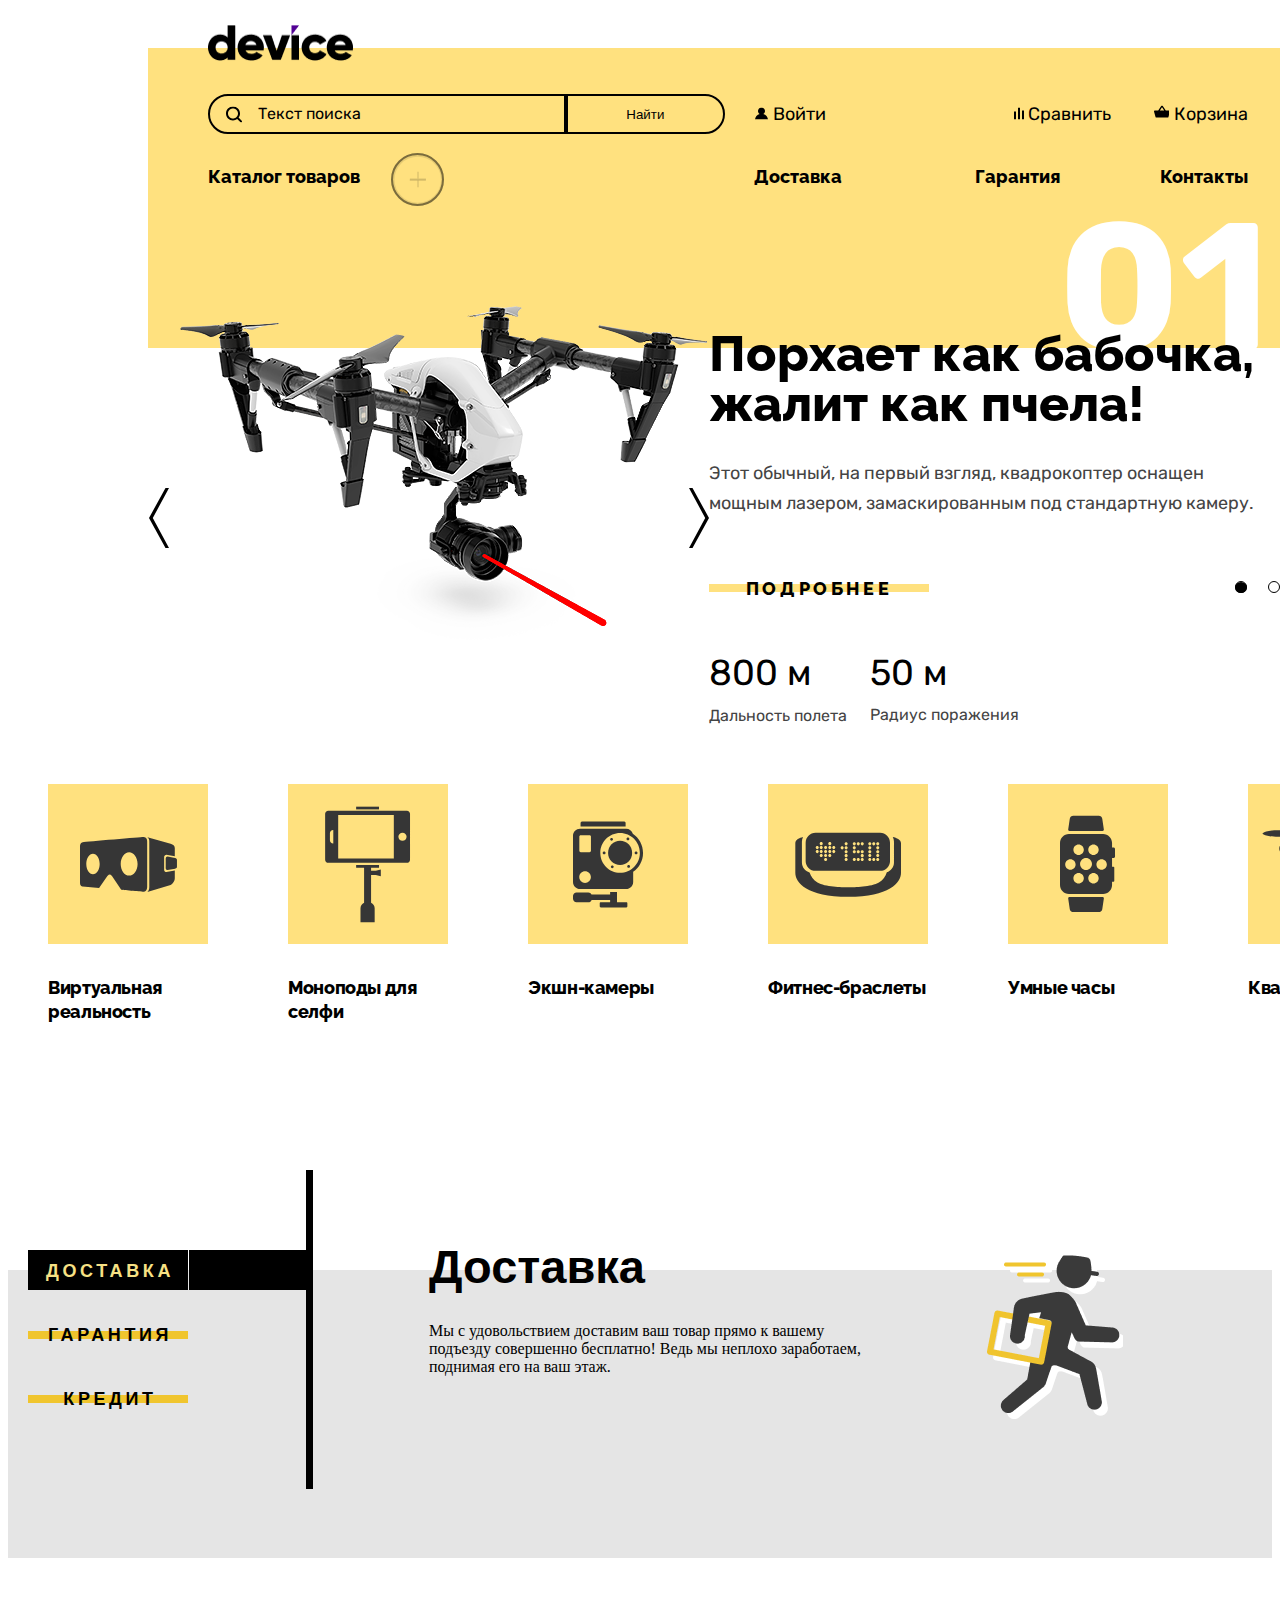
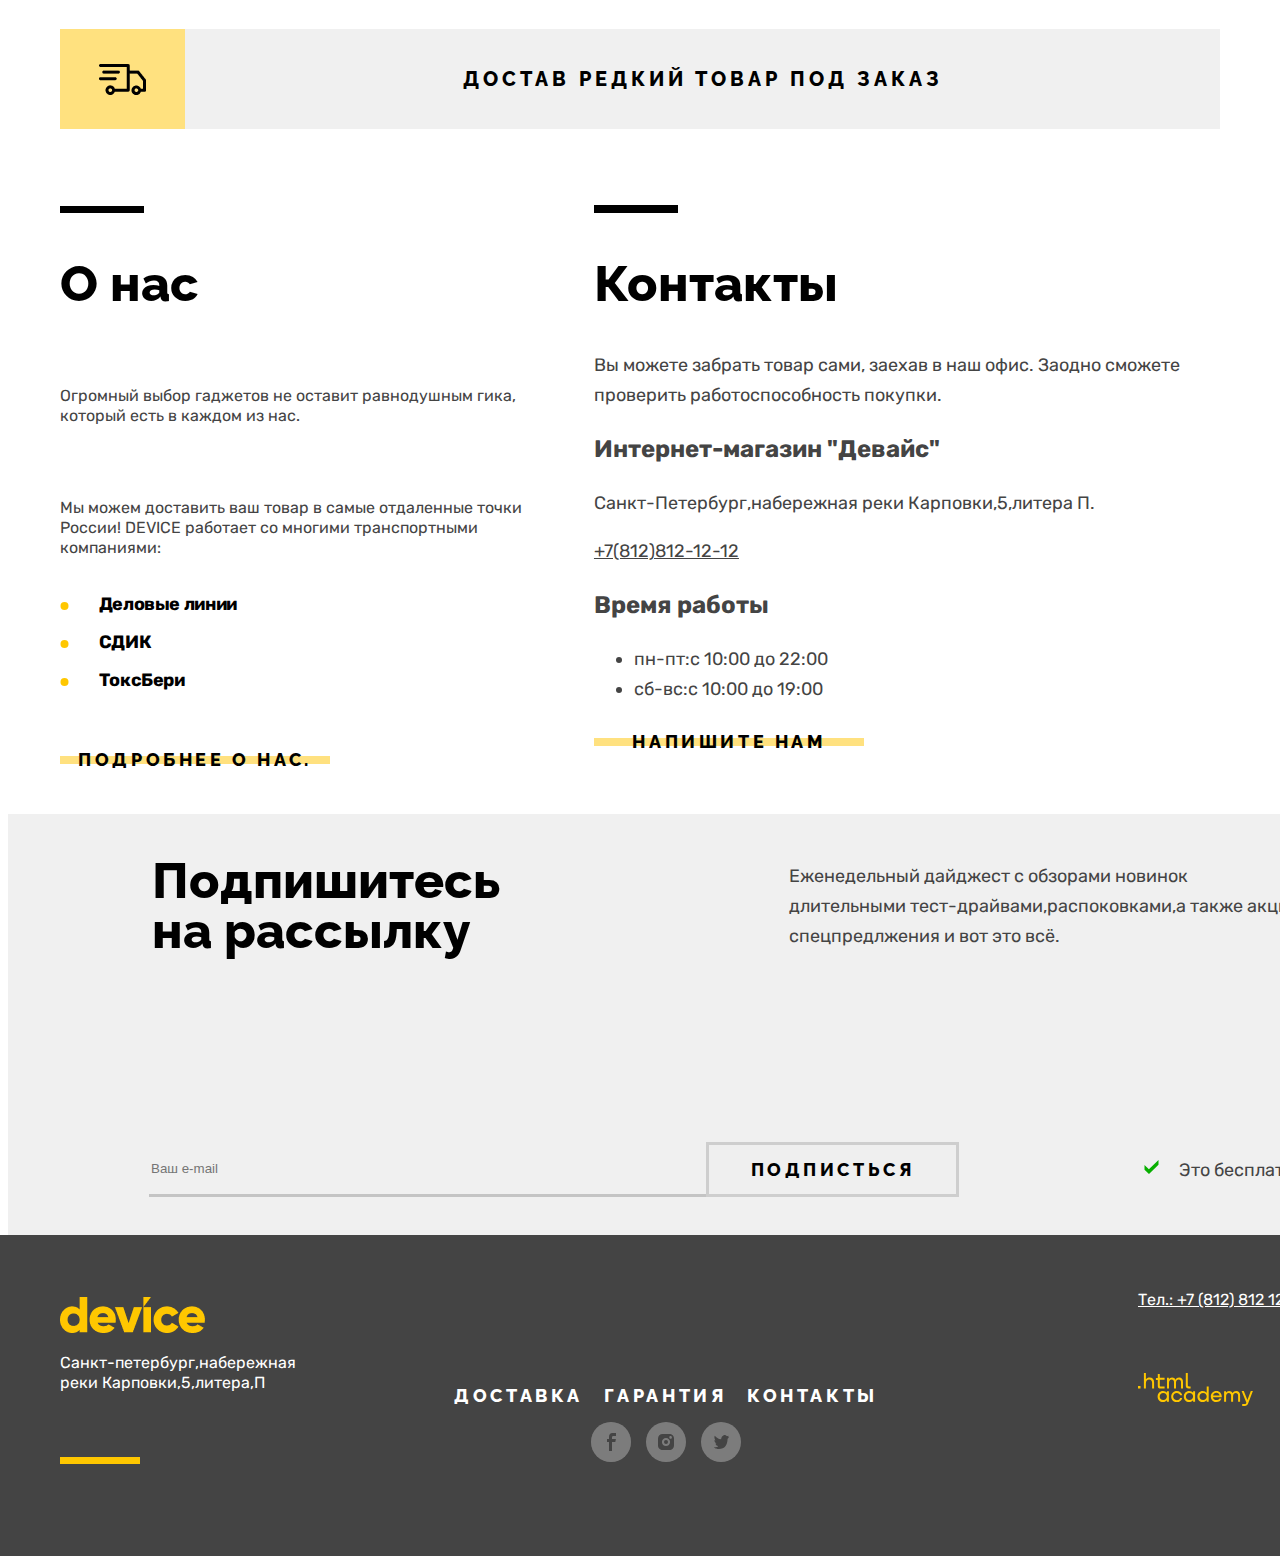
<file: index.html>
<!DOCTYPE html>
<html lang="en">
<head>
    <meta charset="UTF-8">
    <meta http-equiv="X-UA-Compatible" content="IE=edge">
    <meta name="viewport" content="width=device-width, initial-scale=1.0">
    <title>Интернет Магазин Device</title>
    <link rel="stylesheet" href="styles.css">
</head>
<body>
    <div class="container">
    <header class="page-header">
        <div class="navigation-header-logo">
            <a class="navigation-logo"  href="index.html">
            <img class="page-header-logo" tabindex="-1" src="images/logo.png" 
            width="145" height="36" alt="Интернет Магазин Device" >
            </a> 
        </div>
        <nav class="navigation">
        <ul class="navigation-list-and-search">
    
            <li class="navigation-item">
                <form class="form-search" action="https://echo.htmlacademy.ru/" method="get">
                    <input class="form-search-input search" type="search" placeholder="Текст поиска" tabindex="-1">
                    <button class="form-search-submit" type="submit">Найти</button>
                </form>
            </li>
           
            <li class="navigation-item navigation-item-enter">
                <svg xmlns="http://www.w3.org/2000/svg" width="15" height="13" fill="none"><g clip-path="url(#a)"><path fill="#000" d="M1 12.389h13c-.2-2.6-2.1-4.8-4.7-5.5 1-.6 1.7-1.7 1.7-3 0-1.9-1.6-3.5-3.5-3.5S4 1.989 4 3.889c0 1.3.7 2.4 1.7 3-2.6.7-4.5 2.9-4.7 5.5Z"/></g><defs><clipPath id="a"><path fill="#fff" d="M0 .389h15v12H0z"/></clipPath></defs></svg>
                <a class="navigation-link  navigation-link-enter" href="#">Войти</a>               
            </li>
            <li class="navigation-item navigation-item-compare">
                <svg xmlns="http://www.w3.org/2000/svg" width="10" height="13" fill="none"><g fill="#000" clip-path="url(#a)"><path d="M6 .389H4v12h2v-12ZM2 4.389H0v8h2v-8ZM10 3.389H8v9h2v-9Z"/></g><defs><clipPath id="a"><path fill="#fff" d="M0 .389h10v12H0z"/></clipPath></defs></svg>
                <a class="navigation-link navigation-link-compare" href="#">Сравнить</a>
            </li>
            <li class="navigation-item navigation-item-cart">
                <svg xmlns="http://www.w3.org/2000/svg" width="16" height="15" fill="none"><g clip-path="url(#a)"><path fill="#000" d="m15.3 5.389-3.5.2-3.2-4.9c-.1-.2-.4-.3-.6-.3-.2 0-.5.1-.6.3l-3.2 4.9H.7c-.4 0-.7.3-.7.7v.2l1.9 6.8c.2.7.7 1.1 1.4 1.1h9.4c.7 0 1.2-.4 1.4-1.1l1.9-6.9v-.2c0-.4-.3-.8-.7-.8ZM8 2.289l2.2 3.2H5.9l2.1-3.2Z"/></g><defs><clipPath id="a"><path fill="#fff" d="M0 .389h16v14H0z"/></clipPath></defs></svg>
                <a class="navigation-link navigation-link-cart" href="#">Корзина</a>
                <div class="popover popover-cart">
                   <ul class="cart-item-list">
                     <li class="cart-item">
                        <img src="images/product-1-small 5.jpg" alt="Продукт номер 1">
                     </li>
                     <li class="cart-item-text">
                        <h2 class="about-cart-item">Любительская селфи-палка</h2>
                     </li>
                     <li class="cart-item">
                        <button class="button-close-cart-item" type="button">
                            <span class="visually-hidden">Удалить из списка</span>
                        </button>
                     </li>
                   </ul>
                   <ul class="cart-item-list">
                    <li class="cart-item">
                       <img src="images/product-2-small 5.jpg" alt="Продукт номер 2">
                    </li>
                    <li class="cart-item-text">
                       <h2 class="about-cart-item">Профессиональная селфи-палка</h2>
                    </li>
                    <li class="cart-item">
                       <button class="button-close-cart-item" type="button">
                           <span class="visually-hidden">Удалить из списка</span>
                       </button>
                    </li>
                  </ul>
                  <ul class="quantity-and-summ-list">
                    <li class="quantity-item">
                        <h2 class="quantity">Товаров: 2</h2>
                    </li>
                    <li class="summ-item">
                        <h2 class="summ">Сумма: 2000 ₽</h2>
                    </li>
                  </ul>

                  <button type="button" class="open-busket">Открыть Корзину
                    <span class="visually-hidden">Открыть Корзину</span>
                  </button>
                </div>
            </li>
        </ul>
        <ul class="navigation-menu">    
            <li class="navigation-menu-item-nav navigation-menu-item-catalog">
                <a class="main-menu-link-catalog" href="catalog.html">Каталог товаров</a>
                <ul class="main-menu drop-down">
                    <li class="drop-down-list">
                        <ul class="dropdown-list-item1">
                            <li class="dropdown-item">
                                <a class="dropdown-link" href="#">Виртуальная реальность</a>
                            </li>
                            <li class="dropdown-item">
                                <a class="dropdown-link" href="#">Моноподы для селфи</a>
                            </li>
                            <li class="dropdown-item">
                                <a class="dropdown-link" href="#">Экшн-камеры</a>
                            </li>                                
                        </ul>
                    </li>    
                    <li class="drop-down-list">      
                        <ul class="dropdown-list-item2">
                            <li class="dropdown-item">
                                <a class="dropdown-link" href="#">Фитнесс браслеты</a>
                            </li>
                            <li class="dropdown-item">
                                <a class="dropdown-link" href="#">Умные часы</a>
                            </li> 
                        </ul>
                    </li>  
                    <li class="drop-down-list">    
                        <ul class="dropdown-list-item3">
                            <li class="dropdown-item">
                                <a class="dropdown-link" href="#">Квадракоптеры</a>
                            </li>
                        </ul>
                    </li>
                </ul>
            </li>
            <li class="navigation-menu-item-nav navigation-menu-item-delivery">
                <a class="main-menu-link-nav" href="#">Доставка</a>
            </li>
            <li class="navigation-menu-item-nav navigation-menu-item-warranty">
                <a class="main-menu-link-nav" href="#">Гарантия</a>
            </li>
            <li class="navigation-menu-item-nav navigation-menu-item-contacts">
                <a class="main-menu-link-nav" href="#">Контакты</a>
            </li>
          </ul>
        </nav>
    </header>
    </div>

    <main class="main-container page-main">
        <div class="container">
            <section class="promo-slider">
              <h2 class="visually-hidden">Промо-слайдер</h2>
              <input class="promo-slider__input  visually-hidden" id="promo-control-1" type="radio" name="promo-control" checked>
              <input class="promo-slider__input  visually-hidden" id="promo-control-2" type="radio" name="promo-control">
              <input class="promo-slider__input  visually-hidden" id="promo-control-3" type="radio" name="promo-control">

               <div class="promo-slider__item  promo-slider__item--1">
                <div class="promo-slider__img-wrap  promo-slider__img-wrap--03">
                  <img src="images/slider-1.png" alt="Квадрокоптер" width="560" height="560">
                </div>
                <div class="promo-slider__descr-wrap  promo-slider__descr-wrap--1">
                  <b>Порхает как бабочка, жалит как пчела!</b>
                  <p>Этот обычный, на первый взгляд, квадрокоптер оснащен мощным лазером, замаскированным под стандартную камеру.</p>
                  <a class="btn" href="#">Подробнее</a>
                  <div class="promo-slider__advantages  promo-slider__advantages--1">
                    <div class="promo-slider__advantages-col-descr-first-image-1">
                       <div class="promo-slider__advantages-col  promo-slider__advantages-col--first">800 м</div>
                       <div class="promo-slider__advantages-descr  promo-slider__advantages-descr--first">Дальность полета</div>
                    </div>
                    <div class="promo-slider__advantages-col-descr-second-image-1">   
                       <div class="promo-slider__advantages-col  promo-slider__advantages-col--second">50 м</div>
                       <div class="promo-slider__advantages-descr  promo-slider__advantages-descr--second">Радиус поражения</div>
                    </div>   
                  </div>
                </div>
              </div>
    
              <div class="promo-slider__item  promo-slider__item--2">
                <div class="promo-slider__img-wrap  promo-slider__img-wrap--02">
                  <img src="images/slider-2.png" alt="Фитнес-браслет" width="560" height="560">
                </div>
                <div class="promo-slider__descr-wrap  promo-slider__descr-wrap--2">
                  <b>Худеем<br>правильно!</b>
                  <p>Мотивирующие фитнес-браслеты помогут найти в себе силы не пропускать занятия и соблюдать диету.</p>
                  <a class="btn" href="#">Подробнее</a>
                  <div class="promo-slider__advantages  promo-slider__advantages--2">
                    <div class="promo-slider__advantages-col  promo-slider__advantages-col--first">48 часов</div>
                    <div class="promo-slider__advantages-descr  promo-slider__advantages-descr--first">Без подзарядки</div>
                  </div>
                </div>
              </div>
              <div class="promo-slider__item  promo-slider__item--3">
                <div class="promo-slider__img-wrap  promo-slider__img-wrap--01">
                  <img src="images/slider-3.png" alt="Самая длинная палка для селфи" width="560" height="560">
                </div>
                <div class="promo-slider__descr-wrap  promo-slider__descr-wrap--3">
                  <b>Делай селфи,<br>как Бен Стиллер!</b>
                  <p>Самая длинная палка для селфи доступна в нашем магазине. Восемь (Восемь, Карл!) метров длиной и весом всего 5 килограмм.</p>
                  <a class="btn" href="#">Подробнее</a>
                  <div class="promo-slider__advantages  promo-slider__advantages--3">
                    <div class="promo-slider__advantages-col-descr-first-image-3">
                       <div class="promo-slider__advantages-col  promo-slider__advantages-col--first">8,5 м</div>
                       <div class="promo-slider__advantages-descr  promo-slider__advantages-descr--first">Длина палки</div>
                    </div>
                    <div class="promo-slider__advantages-col-descr-second-image-3">   
                       <div class="promo-slider__advantages-col  promo-slider__advantages-col--second">5 кг</div>
                       <div class="promo-slider__advantages-descr  promo-slider__advantages-descr--second">Вес палки</div>
                    </div>
                    <div class="promo-slider__advantages-col-descr-third-image-3">   
                       <div class="promo-slider__advantages-col  promo-slider__advantages-col--third">Карбон</div>
                       <div class="promo-slider__advantages-descr  promo-slider__advantages-descr--third">Материал</div>
                    </div>   
                  </div>
                </div>
              </div>
    
              <div class="promo-slider__controls">
                <label class="promo-slider__control" for="promo-control-1">
                  <span class="visually-hidden">Первый слайд</span>
                </label>
                <label class="promo-slider__control" for="promo-control-2">
                  <span class="visually-hidden">Второй слайд</span>
                </label>
                <label class="promo-slider__control" for="promo-control-3">
                  <span class="visually-hidden">Третий слайд</span>
                </label>
              </div>
            </section>
         </div>


        <section class="page-main_popular">
            <h2 class="visually-hidden">Популярные разделы каталога</h2>
            <ul class="popular-menu">
                <li class="popular-menu_item">
                    <a class="popular-menu_link" href="blank.html">
                        <div class="popular-menu_image-wrapper">
                            <img class="popular-menu_image" src="images/Vector VR.svg"  width="97" height="55" alt="">  
                        </img>
                        </div>
                        <span class="popular-menu_link-text">Виртуальная реальность</span>
                    </a>
                </li>
                <li class="popular-menu_item">
                    <a class="popular-menu_link" href="catalog.html">
                        <div class="popular-menu_image-wrapper">
                                <img class="popular-menu_image" src="images/Vector monopod.svg"  
                                width="86" height="117" alt="">  
                            </img>
                        </div>
                        <span class="popular-menu_link-text">Моноподы для селфи</span>
                    </a>
                </li>
                <li class="popular-menu_item">
                    <a class="popular-menu_link" href="#">
                        <div class="popular-menu_image-wrapper">
                            <img class="popular-menu_image" src="images/Vector action.svg"  
                            width="71" height="87" alt="">  
                        </img> 
                        </div>
                        <span class="popular-menu_link-text">Экшн-камеры</span>
                    </a>
                </li>
                <li class="popular-menu_item">
                    <a class="popular-menu_link" href="blank.html">
                        <div class="popular-menu_image-wrapper">
                            <img class="popular-menu_image" src="images/Vector fittnes.svg"  
                            width="107" height="65" alt="">  
                        </img>  
                        </div>
                        <span class="popular-menu_link-text">Фитнес-браслеты</span>
                    </a>
                </li>
                <li class="popular-menu_item">
                    <a class="popular-menu_link" href="blank.html">
                        <div class="popular-menu_image-wrapper">
                            <img class="popular-menu_image" src="images/Vector watch.svg"  
                            width="56" height="98" alt="">  
                        </img>  
                        </div>
                        <span class="popular-menu_link-text">Умные часы</span>
                    </a>
                </li>
                <li class="popular-menu_item">
                    <a class="popular-menu_link" href="blank.html">
                        <div class="popular-menu_image-wrapper">
                            <img class="popular-menu_image" src="images/Vector quadrokopter.svg"  
                            width="132" height="69" alt="">  
                        </img>   
                        </div>
                        <span class="popular-menu_link-text">Квадракоптеры</span>
                    </a>
                </li>
            </ul>
        </section>
       </div>
          
       <section class="services-slider">
        <div class="container">
          <div class="services-slider-wrap">
            <h2 class="visually-hidden">Наши сервисы</h2>
            <input class="services-slider__input  visually-hidden" id="services-control-1" type="radio" name="services-control" checked >
            <input class="services-slider__input  visually-hidden" id="services-control-2" type="radio" name="services-control">
            <input class="services-slider__input  visually-hidden" id="services-control-3" type="radio" name="services-control">
            <div class="services-slider__item  services-slider__item--active  services-slider__item--delivery">
              <h3>Доставка</h3>
              <p>Мы с удовольствием доставим ваш товар прямо к вашему подъезду совершенно бесплатно! Ведь мы неплохо заработаем, поднимая его на ваш этаж.</p>
            </div>
            <div class="services-slider__item  services-slider__item--warranty">
              <h3>Гарантия</h3>
              <p>Если из-за возгорания купленного у нас товара у вас сгорит дом &mdash; не переживайте, мы выдадим вам новый.<br>Товар, не дом, конечно же.</p>
            </div>
            <div class="services-slider__item  services-slider__item--credit">
              <h3>Кредит</h3>
              <p>Залезть в долговую яму стало проще! Кредитные консультанты подберут для вас наиболее выгодные условия кредита. Выгодные для нашего банка, разумеется.</p>
            </div>

            <div class="services-slider__controls">
              <label class="services-slider__control  services-slider__control--active" for="services-control-1">Доставка</label>
              <label class="services-slider__control" for="services-control-2">Гарантия</label>
              <label class="services-slider__control" for="services-control-3">Кредит</label>
            </div>
          </div>         
       </section> 
       <section class="rare-goods-deliveryd">
          <h2 class="section-title visually-hidden">Заказ товара</h2>
            <a class="link-style order-link" href="" target="_blank">
            <span class="delivery-logo_logo"></span>
            <p class="order-title">Достав редкий товар под заказ</p>
            <span class="order-title-ico"></span>
            </a>
        </section>
        <div class="about-company-contacts">
        <section class="about-company">
            <div class="about">
                <h2 class="about-title">О нас</h2>
                <p class="about-text">Огромный выбор гаджетов не оставит равнодушным гика,
                 который есть в каждом из нас.</p>
                 <p class="about-text">Мы можем доставить ваш товар в самые отдаленные точки
                    России! DEVICE работает со многими транспортными компаниями:
                 </p>
                 
                 <ul class="name-delivery-company-list"> 
                    <li class="name-delivery-company-list-item">
                        <svg class="name-delivery-company-list-item-elipse" xmlns="http://www.w3.org/2000/svg" width="9" height="8" fill="none"><circle cx="4.5" cy="4" r="4" fill="#FFC700"/></svg>
                        Деловые линии</li>
                    <li class="name-delivery-company-list-item">
                        <svg class="name-delivery-company-list-item-elipse" xmlns="http://www.w3.org/2000/svg" width="9" height="8" fill="none"><circle cx="4.5" cy="4" r="4" fill="#FFC700"/></svg>
                        СДИК</li>
                    <li class="name-delivery-company-list-item">
                        <svg class="name-delivery-company-list-item-elipse" xmlns="http://www.w3.org/2000/svg" width="9" height="8" fill="none"><circle cx="4.5" cy="4" r="4" fill="#FFC700"/></svg>
                        ТоксБери</li>
                 </ul>
                
                 <a class="about-button" href="blank.html">Подробнее о нас.</a>
            </div>
        </section>

        <section class="contacts">
            <div class="about-contacts">
            <h2 class="contacts-title">Контакты</h2>
            <p class="contacts-information">Вы можете забрать товар сами, заехав в наш офис. 
                Заодно сможете проверить работоспособность покупки. </p>
                <h3 class="contacts-subtitle">Интернет-магазин "Девайс"</h3>
                <address class="contacts-address">
                <p class="contacts-address-text">Санкт-Петербург,набережная реки Карповки,5,литера П.</p>
                <a class="contacts-phone" href="+78128121212">+7(812)812-12-12</a>
                </address>
                <h3 class="contacts-subtitle">Время работы</h3>
                <ul class="contacts-shedle">
                    <li class="contacts-shedule-item">пн-пт:с 10:00 до 22:00</li>
                    <li class="contacts-shedule-item">сб-вс:с 10:00 до 19:00</li>
                </ul>
                <a class="button button-feedback" href="https://echo.htmlacademy.ru/">Напишите нам</a>
            </div>
        </section>
       </div>
        <section class="newsletter">
            <div class="page-about-newsletter-title">
            <h2 class="page-newsletter-title">Подпишитесь <br> на рассылку</h2>
            <p class="about-newsletter-title">Еженедельный дайджест с обзорами новинок <br> 
            длительными тест-драйвами,распоковками,а также акции, <br>
            спецпредлжения и вот это всё.</p>
            </div>

            <div class="newsletter-form-email">
            <form class="newsletter-form" action="https://echo.htmlacademy.ru/" method="post">
                <div class="newsletter-email">
                    <label class="visually-hidden" for="newsletter-email">Email</label>
                    <input class="field" placeholder="Ваш e-mail" type="email" name="newsletter-email"
                    id="newsletter-email" required>
                </div>
                <div class="button-newsletter-button">
                <button class="button newsletter-button" type="submit">подписться</button>
                </div> 
                
                  
                <p class="this-free"><svg class="this-free-icon" xmlns="http://www.w3.org/2000/svg" width="16" height="17" fill="none"><path fill="#08AF00" d="m15.498 1-9.6 9.3-4.4-4.3v4.7l4.5 4.3 9.5-9.3V1Z"/></svg>
                     Это бесплатно</p>      
            </form>
            </div>
        </section>
      </div>
    </main>


    <footer class="page-footer">
        <div class="page-footer-container">
        <section class="footer-address">
            <h2 class="visually-hidden">Адрес</h2>
            <a class="navogation-logo" href="index.html">
                <img class="page-header-logo" src="images/footer-label.png" alt="Интернет Магазин Device" >
            </a>
            <address class="footer-contacts-address">
                <p class="about-text-footer">Санкт-петербург,набережная реки Карповки,5,литера,П</p>
            </address>
        </section>

        <section class="footer-navigation-menu-item">
            <ul class="footer-navigation-menu-item-list">
                <li class="navigation-menu-item">
                    <a class="main-menu-link" href="#">Доставка</a>
                </li>
                <li class="navigation-menu-item">
                    <a class="main-menu-link" href="#">Гарантия</a>
                </li>
                <li class="navigation-menu-item">
                    <a class="main-menu-link" href="#">Контакты</a>
                </li>
            </ul>
            <ul class="footer-social-list">
                <li class="footer-social-item">
                    <a class="button" href="https://www.facebook.com/htmlacademy">

                        <svg class="social-footer-svg" xmlns="http://www.w3.org/2000/svg" width="40" height="40" fill="none"><circle cx="20" cy="20" r="20" fill="#fff" fill-opacity=".3"/><path fill="#none" d="M22.5 14H25v-3h-3.4c-2.8 0-3.6 1.7-3.6 4.2V17h-2v3h2v9h3v-9h3.3l.6-3H21v-1.5c0-.8.3-1.5 1.5-1.5Z"/></svg>
                        
                    <span class="visually-hidden">Файсбук</span>
                    </a>                    
                </li>

                <li class="footer-social-item">
                    <a class="button" href="https://www/instagram.com/htmlacademy">
                        <svg class="social-footer-svg" xmlns="http://www.w3.org/2000/svg" width="40" height="40" fill="none"><circle cx="20" cy="20" r="20" fill="none" fill-opacity=".3"/><path fill="#none" d="M20 22a2 2 0 1 0 0-4 2 2 0 0 0 0 4Z"/><path fill="#none" d="M26.7 13.3c-.9-.9-2-1.3-3.4-1.3h-6.6c-2.8 0-4.7 1.9-4.7 4.7v6.6c0 1.4.4 2.6 1.4 3.4.9.9 2 1.3 3.3 1.3h6.6c1.4 0 2.6-.4 3.4-1.3.8-.9 1.3-2 1.3-3.4v-6.6c0-1.4-.4-2.6-1.3-3.4ZM20 24.1c-2.2 0-4.1-1.8-4.1-4.1s1.9-4.1 4.1-4.1c2.2 0 4.1 1.8 4.1 4.1s-1.9 4.1-4.1 4.1Zm4.6-7.4c-.7 0-1.3-.5-1.3-1.3s.5-1.3 1.3-1.3c.7 0 1.3.6 1.3 1.3 0 .7-.6 1.3-1.3 1.3Z"/></svg>
                        <span class="visually-hidden">Инстаграм</span>
                    </a>
                </li>

                <li class="footer-social-item">
                    <a class="button" href="https://www.twtter.com/htmlacademy_ru">
                        <svg  class="social-footer-svg" xmlns="http://www.w3.org/2000/svg" width="40" height="40" fill="#none"><circle cx="20" cy="20" r="20" fill="none" fill-opacity=".3"/><path fill="#none" d="M22.7 13.155c1.5-.5 2.6.3 3.2 1.1.5-.2 1.1-.4 1.7-.6 0 .8-.5 1.4-.8 1.6.7.2 1.2-.4 1.2-.4-.1.9-.9 1.7-1.4 1.9-.2 6.3-2.8 10.4-8.9 10.3h-.4c-.3 0-3.7-.4-4.3-1.8 2 .2 3.4-.4 4.1-1.1-.8-.3-2.4-.4-2.6-2.8.3.2.5.3 1.1.2-1.1-.8-2.3-1.5-2.2-3.5.3.3.9.5 1.2.4-.6-.2-1.8-3.1-.8-4.6 1.6 1.7 3.3 3.4 6.3 3.5.2-2.1 1-3.5 2.6-4.2Z"/></svg>
                        <span class="visually-hidden">Твиттер</span>
                    </a>
                </li>
            </ul>
        </section>
        
        <section class="footer-number-telephone">
            <h2 class="visually-hidden">Номер телефона</h2>
            <a class="number-phone" href="tel:+7(812)8121212">Тел.: +7 (812) 812 12 12</a>
        
            <a class="button" href="https://htmlacademy.ru">
                <svg class="htmlacademy-logo" xmlns="http://www.w3.org/2000/svg" width="115" height="33" fill="none"><path fill="#none" d="M0 12.9v2.6h2.5v-2.6H0ZM11.6 4.5c-1.6 0-2.8.7-3.6 1.7h-.1V0h-2v15.5h2v-5.3c0-2.1 1.3-3.6 3.3-3.6 1.8 0 2.9 1.4 2.9 3.2v5.7h2V9.4c.1-3-1.8-4.9-4.5-4.9ZM26.6 4.8h-4.8V1.1h-2v3.8h-1.9v2h1.9v6c0 1.7 1 2.7 2.7 2.7h4.1v-2h-3.7c-.7 0-1.1-.4-1.1-1.1V6.8h4.8v-2ZM41.1 4.6c-1.6 0-2.9.8-3.5 2.1h-.1c-.6-1.2-1.8-2.1-3.4-2.1-1.4 0-2.5.8-3.1 1.8h-.1V4.8H29v10.6h2V10c0-2 1-3.5 2.6-3.5 1.5 0 2.4 1 2.4 2.6v6.3h2V9.8c0-2.4 1.4-3.3 2.6-3.3 1.5 0 2.4 1 2.4 2.6v6.3h2V8.9c.1-2.5-1.4-4.3-3.9-4.3ZM47.8 12.7c0 1.7 1 2.7 2.8 2.7h2v-2h-1.7c-.7 0-1.1-.4-1.1-1.1V0h-2v12.7ZM28.9 19.7c-.9-1.1-2.2-1.8-3.9-1.8-3.1 0-5.4 2.3-5.4 5.6s2.3 5.6 5.4 5.6c1.8 0 3-.8 3.8-1.9h.1v1.6h2V18.2h-2v1.5Zm-3.6 7.4c-2.2 0-3.6-1.6-3.6-3.6s1.4-3.6 3.6-3.6 3.6 1.6 3.6 3.6c0 1.9-1.4 3.6-3.6 3.6ZM44.2 22c-.5-2.4-2.6-4.1-5.4-4.1-3.4 0-5.6 2.5-5.6 5.6 0 3.1 2.2 5.6 5.6 5.6 2.8 0 4.9-1.8 5.4-4.2h-2.1c-.4 1.3-1.7 2.3-3.3 2.3-2.2 0-3.6-1.6-3.6-3.6s1.4-3.6 3.6-3.6c1.6 0 2.8 1 3.3 2.2h2.1V22ZM55.1 19.7c-.9-1.1-2.2-1.8-3.9-1.8-3.1 0-5.4 2.3-5.4 5.6s2.3 5.6 5.4 5.6c1.8 0 3-.8 3.8-1.9h.1v1.6h2V18.2h-2v1.5Zm-3.6 7.4c-2.2 0-3.6-1.6-3.6-3.6s1.4-3.6 3.6-3.6 3.6 1.6 3.6 3.6c0 1.9-1.5 3.6-3.6 3.6ZM68.7 19.8c-.9-1.1-2.2-1.9-3.9-1.9-3.1 0-5.4 2.3-5.4 5.6s2.2 5.6 5.4 5.6c1.7 0 3-.8 3.8-1.8h.1v1.5h2V13.4h-2v6.4Zm-3.6 7.3c-2.2 0-3.6-1.6-3.6-3.6s1.4-3.6 3.6-3.6 3.6 1.6 3.6 3.6c-.1 2-1.5 3.6-3.6 3.6ZM78.3 17.9c-3.3 0-5.5 2.5-5.5 5.6 0 3 2.1 5.6 5.5 5.6 2.5 0 4.5-1.3 5.2-3.6h-2.1c-.5 1-1.6 1.6-3 1.6-1.9 0-3.3-1.3-3.4-2.9h8.8c.2-3.6-2-6.3-5.5-6.3Zm0 1.9c1.7 0 3 1 3.3 2.6h-6.5c.3-1.5 1.5-2.6 3.2-2.6ZM98.2 17.9c-1.6 0-2.9.8-3.6 2h-.1c-.6-1.2-1.8-2-3.4-2-1.4 0-2.5.7-3.1 1.8v-1.5h-1.9v10.6h2v-5.4c0-2 1-3.4 2.6-3.5 1.5 0 2.4 1 2.4 2.6v6.3h2v-5.6c0-2.4 1.4-3.3 2.6-3.3 1.5 0 2.4 1 2.4 2.6v6.3h2v-6.5c.1-2.6-1.4-4.4-3.9-4.4ZM109.4 27l-3.6-8.9h-2.2l4.8 11.6c-.3.9-.7 1.2-1.7 1.2h-2.5v2h2.5c1.8 0 2.8-.8 3.5-2.6l4.7-12.2h-2.1l-3.4 8.9Z"/></svg>
            </a>
        </section>
        </div>
    </footer>
    

  <div class="modal-container">
       <div class="modal modal-auth">
        <section class="modal-content">
          <div class="h1-and-closebutton">
              <button class="modal-close-button" >
                <span class="visually-hidden">Закрыть</span>
              </button>
                <h2 class="modal-title">Доставка под заказ</h2>
          </div>      
 
         <form class="auth-form" action="https://echo.htmlacademy.ru/" method="post">
            <p class="field-group-modal">
                <label class="login-auth" for="auth-login">Ваше имя:</label>
                <input class="input-login-auth" type="text" id="auth-login" name="auth-login" placeholder="Ведите имя">
            </p>
            <div class="field-group-modal-div">
            <p class="field-group-modal e-mail-field-group-modal">
                
                <label class="email-auth" for="auth-login">Ваш e-mail:</label>
                <input class="input-email-auth" type="text" id="auth-email" name="auth-email" placeholder="почта" required
                pattern="^([a-z0-9_-]+\.)*[a-z0-9_-]+@[a-z0-9_-]+(\.[a-z0-9_-]+)*\.[a-z]{2,6}$">
                
                <label class="error-block">Забавный у вас адресс</label> 
            </p>
            </div>
         </form>

         <form class="form-delivery" action="https://echo.htmlacademy.ru/" method="post">
            <div class="input-delivery-div">
              <p class="name-input-delivery">Что вам привезти:</p>
              <input class="input-delivery" type="text" id="input-delivery" name="input-delivery" type="text" placeholder="В свободной форме">
            </div>
            <div class="input-quantity-name-div">
               <p class="input-quantity-name">Количество</p>
               <div class="number">
                <button class="number-minus" type="button">-</button>
                 <input class="number-input" type="number" placeholder="1">
                <button class="number-plus" type="button">+</button> 
               </div>
            </div>
         </form>
         <a class="modal-button" href="blank.html">Отправить</a>
        </section>
    </div>
     </div>
  </div>
</body>
</html>
</file>
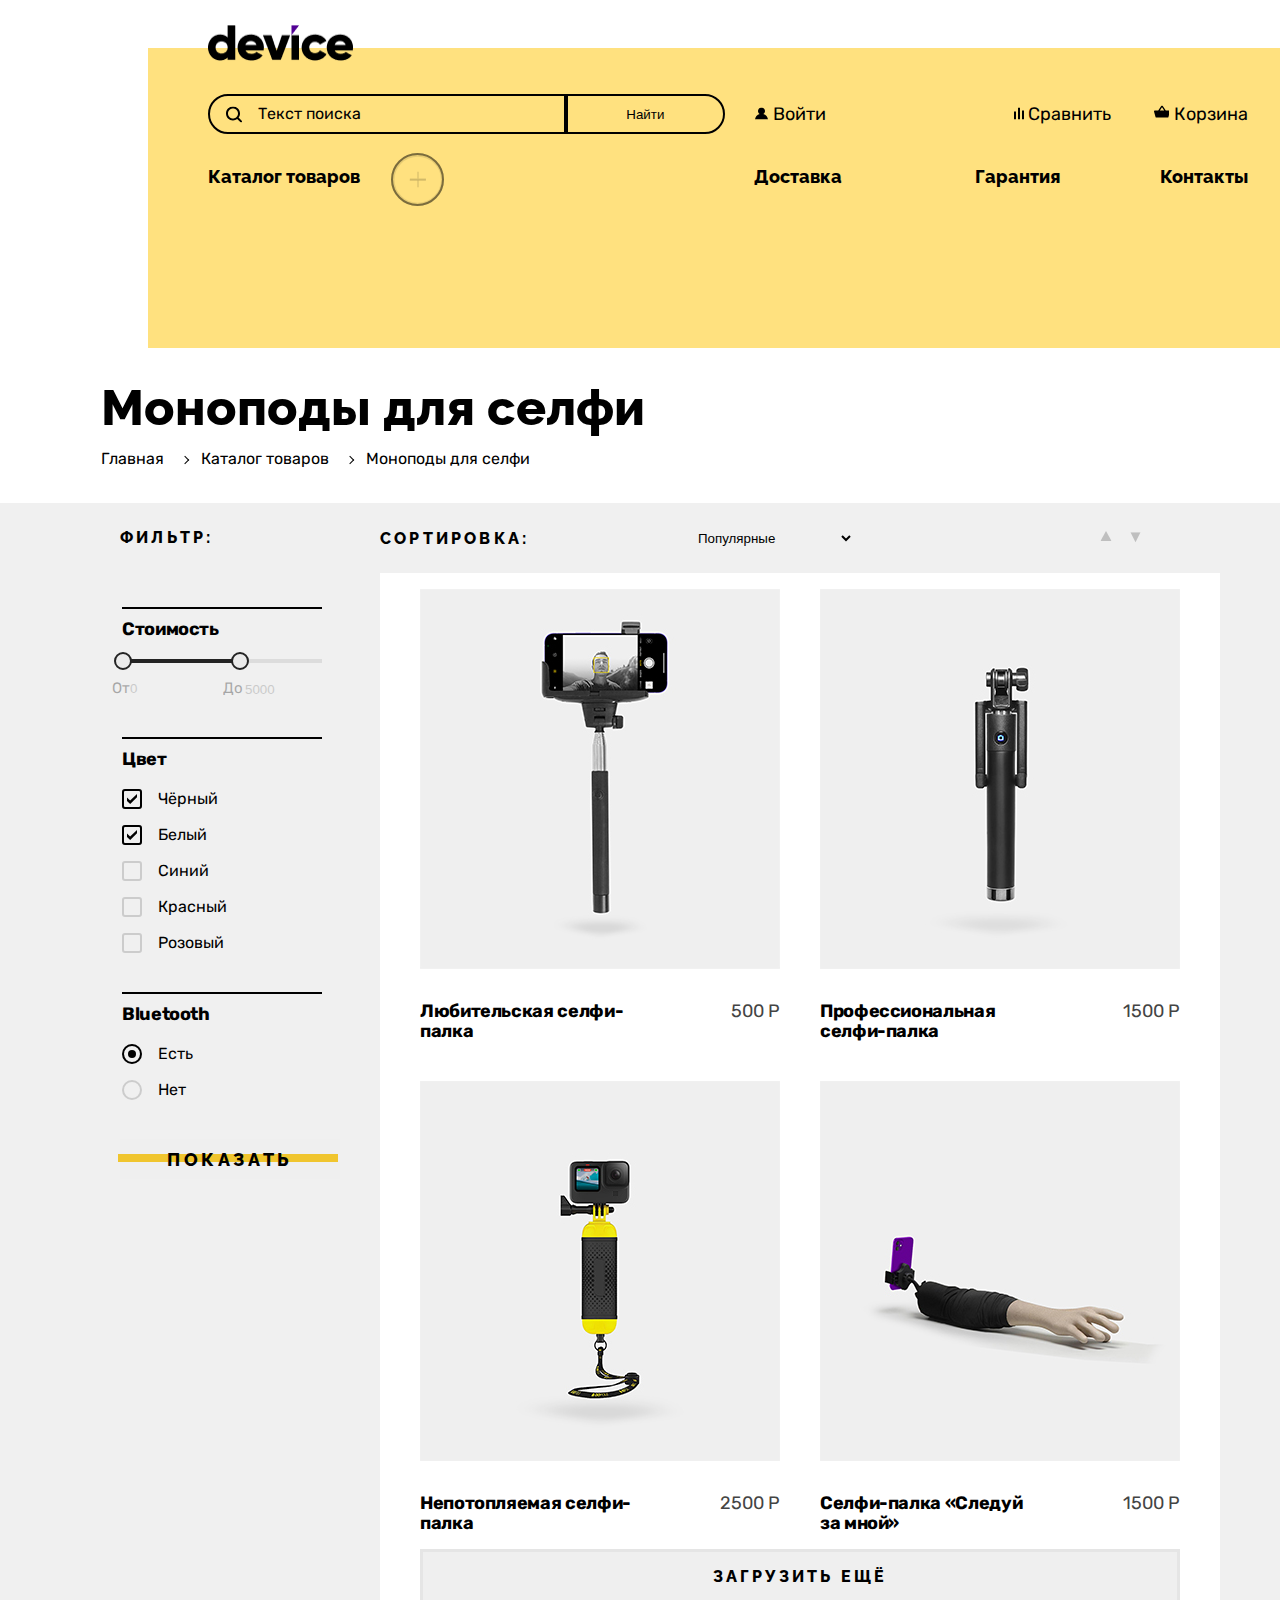
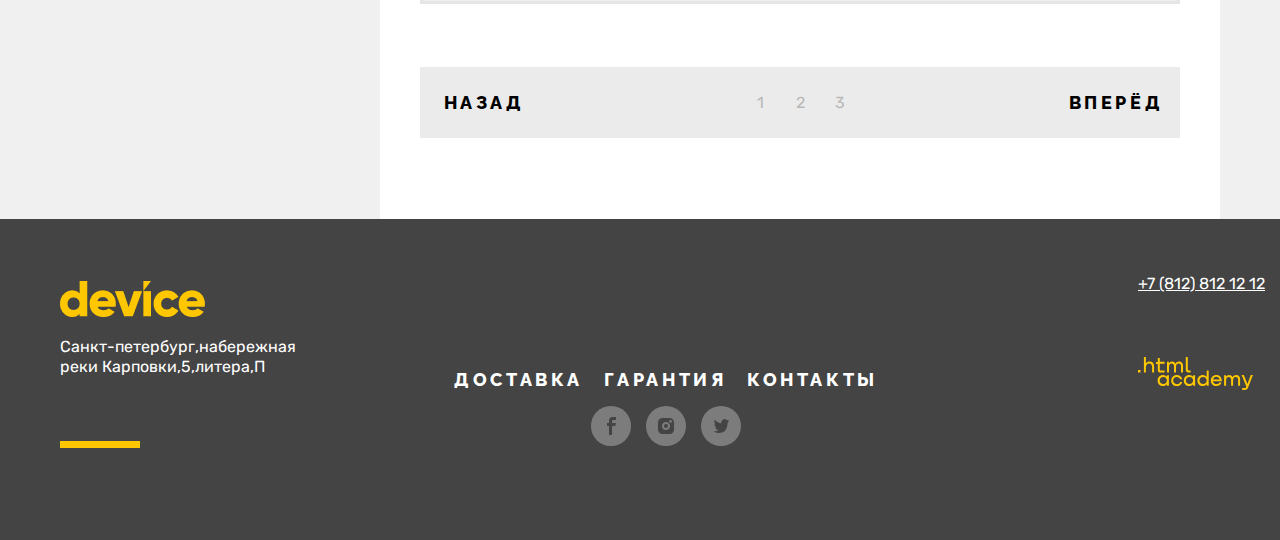
<file: catalog.html>
<!DOCTYPE html>
<html lang="en">
<head>
    <meta charset="UTF-8">
    <meta http-equiv="X-UA-Compatible" content="IE=edge">
    <meta name="viewport" content="width=device-width, initial-scale=1.0">
    <title>Каталог</title>
    <link rel="stylesheet" href="styles.css">
</head>
<body>
    <div class="container">
        <header class="page-header">
            <div class="navigation-header-logo">
                <a class="navigation-logo"  href="index.html">
                <img class="page-header-logo" tabindex="-1" src="images/logo.png" 
                width="145" height="36" alt="Интернет Магазин Device" >
                </a> 
            </div>
            <nav class="navigation">
            <ul class="navigation-list-and-search">
        
                <li class="navigation-item">
                    <form class="form-search" action="https://echo.htmlacademy.ru/" method="get">
                        <input class="form-search-input search" type="search" placeholder="Текст поиска" tabindex="-1">
                        <button class="form-search-submit" type="submit">Найти</button>
                    </form>
                </li>
               
                <li class="navigation-item navigation-item-enter">
                    <svg xmlns="http://www.w3.org/2000/svg" width="15" height="13" fill="none"><g clip-path="url(#a)"><path fill="#000" d="M1 12.389h13c-.2-2.6-2.1-4.8-4.7-5.5 1-.6 1.7-1.7 1.7-3 0-1.9-1.6-3.5-3.5-3.5S4 1.989 4 3.889c0 1.3.7 2.4 1.7 3-2.6.7-4.5 2.9-4.7 5.5Z"/></g><defs><clipPath id="a"><path fill="#fff" d="M0 .389h15v12H0z"/></clipPath></defs></svg>
                    <a class="navigation-link  navigation-link-enter" href="#">Войти</a>               
                </li>
                <li class="navigation-item navigation-item-compare">
                    <svg xmlns="http://www.w3.org/2000/svg" width="10" height="13" fill="none"><g fill="#000" clip-path="url(#a)"><path d="M6 .389H4v12h2v-12ZM2 4.389H0v8h2v-8ZM10 3.389H8v9h2v-9Z"/></g><defs><clipPath id="a"><path fill="#fff" d="M0 .389h10v12H0z"/></clipPath></defs></svg>
                    <a class="navigation-link navigation-link-compare" href="#">Сравнить</a>
                </li>
                <li class="navigation-item navigation-item-cart">
                    <svg xmlns="http://www.w3.org/2000/svg" width="16" height="15" fill="none"><g clip-path="url(#a)"><path fill="#000" d="m15.3 5.389-3.5.2-3.2-4.9c-.1-.2-.4-.3-.6-.3-.2 0-.5.1-.6.3l-3.2 4.9H.7c-.4 0-.7.3-.7.7v.2l1.9 6.8c.2.7.7 1.1 1.4 1.1h9.4c.7 0 1.2-.4 1.4-1.1l1.9-6.9v-.2c0-.4-.3-.8-.7-.8ZM8 2.289l2.2 3.2H5.9l2.1-3.2Z"/></g><defs><clipPath id="a"><path fill="#fff" d="M0 .389h16v14H0z"/></clipPath></defs></svg>
                    <a class="navigation-link navigation-link-cart" href="#">Корзина</a>
                    <div class="popover popover-cart">
                       <ul class="cart-item-list">
                         <li class="cart-item">
                            <img src="images/product-1-small 5.jpg" alt="Продукт номер 1">
                         </li>
                         <li class="cart-item-text">
                            <h2 class="about-cart-item">Любительская селфи-палка</h2>
                         </li>
                         <li class="cart-item">
                            <button class="button-close-cart-item" type="button">
                                <span class="visually-hidden">Удалить из списка</span>
                            </button>
                         </li>
                       </ul>
                       <ul class="cart-item-list">
                        <li class="cart-item">
                           <img src="images/product-2-small 5.jpg" alt="Продукт номер 2">
                        </li>
                        <li class="cart-item-text">
                           <h2 class="about-cart-item">Профессиональная селфи-палка</h2>
                        </li>
                        <li class="cart-item">
                           <button class="button-close-cart-item" type="button">
                               <span class="visually-hidden">Удалить из списка</span>
                           </button>
                        </li>
                      </ul>
                      <ul class="quantity-and-summ-list">
                        <li class="quantity-item">
                            <h2 class="quantity">Товаров: 2</h2>
                        </li>
                        <li class="summ-item">
                            <h2 class="summ">Сумма: 2000 ₽</h2>
                        </li>
                      </ul>
    
                      <button type="button" class="open-busket">Открыть kорзину
                        <span class="visually-hidden">Открыть Корзину</span>
                      </button>
                    </div>
                </li>
            </ul>
            <ul class="navigation-menu">    
                <li class="navigation-menu-item-nav navigation-menu-item-catalog">
                    <a class="main-menu-link-catalog" href="catalog.html">Каталог товаров</a>
                    <ul class="main-menu drop-down">
                        <li class="drop-down-list">
                            <ul class="dropdown-list-item1">
                                <li class="dropdown-item">
                                    <a class="dropdown-link" href="#">Виртуальная реальность</a>
                                </li>
                                <li class="dropdown-item">
                                    <a class="dropdown-link" href="#">Моноподы для селфи</a>
                                </li>
                                <li class="dropdown-item">
                                    <a class="dropdown-link" href="#">Экшн-камеры</a>
                                </li>                                
                            </ul>
                        </li>    
                        <li class="drop-down-list">      
                            <ul class="dropdown-list-item2">
                                <li class="dropdown-item">
                                    <a class="dropdown-link" href="#">Фитнесс браслеты</a>
                                </li>
                                <li class="dropdown-item">
                                    <a class="dropdown-link" href="#">Умные часы</a>
                                </li> 
                            </ul>
                        </li>  
                        <li class="drop-down-list">    
                            <ul class="dropdown-list-item3">
                                <li class="dropdown-item">
                                    <a class="dropdown-link" href="#">Квадракоптеры</a>
                                </li>
                            </ul>
                        </li>
                    </ul>
                </li>
                <li class="navigation-menu-item-nav navigation-menu-item-delivery">
                    <a class="main-menu-link-nav" href="#">Доставка</a>
                </li>
                <li class="navigation-menu-item-nav navigation-menu-item-warranty">
                    <a class="main-menu-link-nav" href="#">Гарантия</a>
                </li>
                <li class="navigation-menu-item-nav navigation-menu-item-contacts">
                    <a class="main-menu-link-nav" href="#">Контакты</a>
                </li>
              </ul>
            </nav>
        </header>
        </div>
        <header class="inner-header">
            <h1 class="inner-header-title">Моноподы для селфи</h1>
            <ul class="breadcrumbs">
                <li class="breadcrumb-item">
                    <a class="breadcrumbs-link" href="index.html">Главная</a>
                    
                </li>
                <li class="breadcrumbs-item">
                    <a class="breadcrumbs-link" href="catalog.html">Каталог товаров</a>
                </li>
                <li class="breadcrumbs-item">
                    <a class="breadcrumbs-link">Моноподы для селфи</a>
                </li>
            </ul>
        </header>
        

    <main class="main-inner">

        <section class="catalog-products">
            
        <div class="sorting-container">
            <h2 class="filter">фильтр:</h2>
            <form class="catalog-filter" action="https://echo.htmlacademy.ru/" method="get">
                <fieldset class="catalog-filter-group">
                    <legend class="catalog-filter-title">Стоимость</legend>
                    <div class="range">
                        <div class="range-scale">
                            <div class="range-bar" style="left: 119px; width: 81px;">
                                <button class="range-toggle toggle-min" type="button">
                                 <span class="visually-hidden">Изменить минимальную цену</span>
                                </button>
                                <button class="range-toggle toggle-max" type="button">
                                 <span class="visually-hidden">Изменить максимальную цену</span>
                                </button>
                            </div>
                        </div>    
                            <div class="range-wrapper-input">                    
                                <label class="catalog-filter-label">От <input class="catalog-filter-input catalog-filter-input-min" 
                                    type="number"
                                   name="min-price" placeholder="0"></label>
                                <label class="catalog-filter-label">До <input class="catalog-filter-input catalog-filter-input-max" 
                                    type="number"
                                   name="max-price" placeholder="5000"></label>
                            </div>
                        
                    </div>        
                </fieldset>

                <fieldset class="catalog-filter-group filter-color">
                    <legend class="catalog-filter-title">Цвет</legend>
                    <ul class="catalog-filter-list">
                        <li class="catalog-filter-item">
                            <label class="control">
                                <input class="visually-hidden control-input" type="checkbox" name="color" checked>
                                <span class="control-mark"></span>
                                <span class="control-label">Чёрный</span>
                            </label>
                        </li>
                        <li class="catalog-filter-item">
                            <label class="control">
                                <input class="visually-hidden control-input" type="checkbox" name="color" checked>
                                <span class="control-mark"></span>
                                <span class="control-label">Белый</span>
                            </label>
                        </li>
                        <li class="catalog-filter-item">
                            <label class="control">
                                <input class="visually-hidden control-input" type="checkbox" name="color">
                                <span class="control-mark"></span>
                                <span class="control-label">Синий</span>
                            </label>
                        </li>
                        <li class="catalog-filter-item">
                            <label class="control">
                                <input class="visually-hidden control-input" type="checkbox" name="color">
                                <span class="control-mark"></span>
                                <span class="control-label">Красный</span>
                            </label>
                        </li>
                        <li class="catalog-filter-item">
                            <label class="control">
                                <input class="visually-hidden control-input" type="checkbox" name="color">
                                <span class="control-mark"></span>
                                <span class="control-label">Розовый</span>
                            </label>
                        </li>
                    </ul>
                </fieldset>

                <fieldset class="catalog-filter-group filter-bluetooth">
                    <legend class="catalog-filter-title">Bluetooth</legend>
                    <ul class="catalog-filter-list">
                        <li class="catalog-filter-item">
                            <label class="control">
                                <input class="visually-hidden control-input" type="radio"
                                name="bluetooth" value="bluetoothhas" checked>
                                <span class="control-mark"></span>
                                <span class="control-label">Есть</span>
                            </label>
                        </li>
                        <li class="catalog-filter-item">
                            <label class="control">
                                <input class="visually-hidden control-input" type="radio"
                                name="bluetooth" value="bluetoothno">
                                <span class="control-mark"></span>
                                <span class="control-label">Нет</span>
                            </label>
                        </li>
                    </ul>
                </fieldset>

                <button class="button-catalog" type="submit">Показать</button>
            </form>
        </div>

        
            <!-- <form class="sorting-type">
                <label class="sorting-title" for="sorting">Сортировка:</label>
                <select class="select-control" name="sorting" id="sorting">
                <option value="popular">Популярные</option>
                <option value="price">По цене</option>
                <option value="type">По типу</option>
            </select>
            </form>
            <a href="#" class="button button-light">
                <span class="visually-hidden">Сортировка по убыванию</span>
            </a>
            <a href="#" class="button">
                <span class="visually-hidden">Сортировка по возрастанию</span>
            </a> -->
            <div class="catalog-right-column">
           <div class="product-list-div">
            <form class="sorting-type">
                <label class="sorting-title" for="sorting">Сортировка:</label>
                <select class="select-control" name="sorting" id="sorting">
                <option value="popular">Популярные</option>
                <option value="price">По цене</option>
                <option value="type">По типу</option>
            </select>
            <ul class="sort-updown">
                <li class="sort-up-down">
                 <a href="#" class="button button-light">
                    <img class="sort-button-updown" src="images/arrow-upp.svg" alt="">
                  <span class="visually-hidden">Сортировка по возрастанию</span>              
                 </a>
              </li>
                 <li class="sort-up-down"> 
               <a href="#" class="button button-light">
                <img class="sort-button-updown" src="images/arrow-down.svg" alt="">
                  <span class="visually-hidden">Сортировка по убыванию</span>
               </a>
                  </li>
              </ul>
            </form>
            <!-- <ul class="sort-updown">
              <li class="sort-up">
               <a href="#" class="button button-light">
                <span class="visually-hidden">Сортировка по возрастанию</span>              
               </a>
            </li>
               <li class="sort-down"> 
             <a href="#" class="button">
                <span class="visually-hidden">Сортировка по убыванию</span>
             </a>
                </li>
            </ul> -->
            <ul class="product-list">
                <article class="product-card">
                    <img  class="product-card-image" src="images/product-selfi.png"
                    width="360" height="380" alt="Любительская селфи-палка"> 
                    <div class="popover1">
                        <a class="card-product__button button" href="blank.html">Подробнее</a>
                    </div>            
                    <h3 class="product-card-title"><a href="#">Любительская селфи-палка</a></h3>
                    <b class="product-card-price">500 Р</b>
                </article>

                <article class="product-card">
                        <img class="product-card-image" src="images/product-selfi2.png" 
                        width="360" height="380" alt="Профессиональная селфи-палка">
                        <div class="popover1">
                            <a class="card-product__button button" href="blank.html">Подробнее</a>
                        </div>
                        <h3 class="product-card-title"><a href="#">Профессиональная селфи-палка</a></h3>
                        <b class="product-card-price">1500 Р</b>                     
                </article>

                <article class="product-card">           
                        <img class="product-class-link" src="images/product-selfi3.png" 
                        width="360" height="380" alt="Непотопляемая селфи-палка">
                        <div class="popover2">
                            <a class="card-product__button button" href="blank.html">Подробнее</a>
                        </div>
                        <h3 class="product-card-title"><a href="#">Непотопляемая селфи-палка</a></h3>
                        <b class="product-card-price">2500 Р</b>                  
                </article>




                <article class="product-card">                 
                        <img class="product-class-link" src="images/product-selfi4.png" 
                        width="360" height="380" alt="Селфи-палка «Следуй за мной»">
                        <div class="popover2">
                            <a class="card-product__button button" href="blank.html">Подробнее</a>
                        </div>
                        <h3 class="product-card-title"><a href="#">Селфи-палка «Следуй за мной»</a></h3>
                        <b class="product-card-price">1500 Р</b>                 
                </article>
            </ul>

           <button class="download-more-button" type="button">загрузить ещё</button>

            <ul class="pagination">
                <li class="pagination-item-button">
                    <div class="button-forward-back">
                    <a class="pagination-link pagination-prev pagination-disabled">Назад
                        <span class="visually-hidden">назад</span>
                    </a>
                    </div>
                </li>
                <ul class="pagination-list">
                <li class="pagination-item">
                    <a class="pagination-link pagination-current">1</a>
                </li>
                <li class="pagination-item">
                    <a class="pagination-link" href="#">2</a>
                </li>
                <li class="pagination-item">
                    <a class="pagination-link" href="#">3</a>
                </li>
                <!-- <li class="pagination-item">
                    <a class="pagination-link" href="#">4</a>
                </li>
                <li class="pagination-item">
                    <a class="pagination-link" href="#">5</a>
                </li>
                <li class="pagination-item">
                    <a class="pagination-link" href="#">6</a>
                </li>
                <li class="pagination-item">
                    <a class="pagination-link" href="#">7</a>
                </li>
                <li class="pagination-item">
                    <a class="pagination-link" href="#">8</a>
                </li>
                <li class="pagination-item">
                    <a class="pagination-link" href="#">9</a>
                </li>
                <li class="pagination-item">
                    <a class="pagination-link" href="#">10</a>
                </li>
                <li class="pagination-item">
                    <a class="pagination-link" href="#">11</a>
                </li>
                <li class="pagination-item">
                    <a class="pagination-link" href="#">12</a>
                </li>
                <li class="pagination-item">
                    <a class="pagination-link" href="#">13</a>
                </li>
                <li class="pagination-item">
                    <a class="pagination-link" href="#">14</a>
                </li>
                <li class="pagination-item">
                    <a class="pagination-link" href="#">15</a>
                </li> -->
                </ul>
                <li class="pagination-item-button">
                    <div class="button-forward-back">
                    <a class="pagination-link pagination-next" href="#">Вперёд
                        <span class="visually-hidden">вперёд</span>
                    </a>
                    </div>
                </li>
            </ul>
           </div>
            </div>
        </section>
    </main>


    <footer class="page-footer">
        <div class="page-footer-container">
        <section class="footer-address">
            <h2 class="visually-hidden">Адрес</h2>
            <a class="navogation-logo" href="index.html">
                <img class="page-header-logo" src="images/footer-label.png" alt="Интернет Магазин Device" >
            </a>
            <address class="footer-contacts-address">
                <p class="about-text-footer">Санкт-петербург,набережная реки Карповки,5,литера,П</p>
            </address>
        </section>

        <section class="footer-navigation-menu-item">
            <ul class="footer-navigation-menu-item-list">
                <li class="navigation-menu-item">
                    <a class="main-menu-link" href="#">Доставка</a>
                </li>
                <li class="navigation-menu-item">
                    <a class="main-menu-link" href="#">Гарантия</a>
                </li>
                <li class="navigation-menu-item">
                    <a class="main-menu-link" href="#">Контакты</a>
                </li>
            </ul>
            <ul class="footer-social-list">
                <li class="footer-social-item">
                    <a class="button" href="https://www.facebook.com/htmlacademy">

                        <svg class="social-footer-svg" xmlns="http://www.w3.org/2000/svg" width="40" height="40" fill="none"><circle cx="20" cy="20" r="20" fill="#fff" fill-opacity=".3"/><path fill="#none" d="M22.5 14H25v-3h-3.4c-2.8 0-3.6 1.7-3.6 4.2V17h-2v3h2v9h3v-9h3.3l.6-3H21v-1.5c0-.8.3-1.5 1.5-1.5Z"/></svg>
                        
                    <span class="visually-hidden">Файсбук</span>
                    </a>                    
                </li>

                <li class="footer-social-item">
                    <a class="button" href="https://www/instagram.com/htmlacademy">
                        <svg class="social-footer-svg" xmlns="http://www.w3.org/2000/svg" width="40" height="40" fill="none"><circle cx="20" cy="20" r="20" fill="none" fill-opacity=".3"/><path fill="#none" d="M20 22a2 2 0 1 0 0-4 2 2 0 0 0 0 4Z"/><path fill="#none" d="M26.7 13.3c-.9-.9-2-1.3-3.4-1.3h-6.6c-2.8 0-4.7 1.9-4.7 4.7v6.6c0 1.4.4 2.6 1.4 3.4.9.9 2 1.3 3.3 1.3h6.6c1.4 0 2.6-.4 3.4-1.3.8-.9 1.3-2 1.3-3.4v-6.6c0-1.4-.4-2.6-1.3-3.4ZM20 24.1c-2.2 0-4.1-1.8-4.1-4.1s1.9-4.1 4.1-4.1c2.2 0 4.1 1.8 4.1 4.1s-1.9 4.1-4.1 4.1Zm4.6-7.4c-.7 0-1.3-.5-1.3-1.3s.5-1.3 1.3-1.3c.7 0 1.3.6 1.3 1.3 0 .7-.6 1.3-1.3 1.3Z"/></svg>
                        <span class="visually-hidden">Инстаграм</span>
                    </a>
                </li>

                <li class="footer-social-item">
                    <a class="button" href="https://www.twtter.com/htmlacademy_ru">
                        <svg  class="social-footer-svg" xmlns="http://www.w3.org/2000/svg" width="40" height="40" fill="#none"><circle cx="20" cy="20" r="20" fill="none" fill-opacity=".3"/><path fill="#none" d="M22.7 13.155c1.5-.5 2.6.3 3.2 1.1.5-.2 1.1-.4 1.7-.6 0 .8-.5 1.4-.8 1.6.7.2 1.2-.4 1.2-.4-.1.9-.9 1.7-1.4 1.9-.2 6.3-2.8 10.4-8.9 10.3h-.4c-.3 0-3.7-.4-4.3-1.8 2 .2 3.4-.4 4.1-1.1-.8-.3-2.4-.4-2.6-2.8.3.2.5.3 1.1.2-1.1-.8-2.3-1.5-2.2-3.5.3.3.9.5 1.2.4-.6-.2-1.8-3.1-.8-4.6 1.6 1.7 3.3 3.4 6.3 3.5.2-2.1 1-3.5 2.6-4.2Z"/></svg>
                        <span class="visually-hidden">Твиттер</span>
                    </a>
                </li>
            </ul>
        </section>
        
        <section class="footer-number-telephone">
            <h2 class="visually-hidden">Номер телефона</h2>
            <a class="number-phone" href="tel:+7(812)8121212">+7 (812) 812 12 12</a>
        
            <a class="button" href="https://htmlacademy.ru">
                <svg class="htmlacademy-logo" xmlns="http://www.w3.org/2000/svg" width="115" height="33" fill="none"><path fill="#none" d="M0 12.9v2.6h2.5v-2.6H0ZM11.6 4.5c-1.6 0-2.8.7-3.6 1.7h-.1V0h-2v15.5h2v-5.3c0-2.1 1.3-3.6 3.3-3.6 1.8 0 2.9 1.4 2.9 3.2v5.7h2V9.4c.1-3-1.8-4.9-4.5-4.9ZM26.6 4.8h-4.8V1.1h-2v3.8h-1.9v2h1.9v6c0 1.7 1 2.7 2.7 2.7h4.1v-2h-3.7c-.7 0-1.1-.4-1.1-1.1V6.8h4.8v-2ZM41.1 4.6c-1.6 0-2.9.8-3.5 2.1h-.1c-.6-1.2-1.8-2.1-3.4-2.1-1.4 0-2.5.8-3.1 1.8h-.1V4.8H29v10.6h2V10c0-2 1-3.5 2.6-3.5 1.5 0 2.4 1 2.4 2.6v6.3h2V9.8c0-2.4 1.4-3.3 2.6-3.3 1.5 0 2.4 1 2.4 2.6v6.3h2V8.9c.1-2.5-1.4-4.3-3.9-4.3ZM47.8 12.7c0 1.7 1 2.7 2.8 2.7h2v-2h-1.7c-.7 0-1.1-.4-1.1-1.1V0h-2v12.7ZM28.9 19.7c-.9-1.1-2.2-1.8-3.9-1.8-3.1 0-5.4 2.3-5.4 5.6s2.3 5.6 5.4 5.6c1.8 0 3-.8 3.8-1.9h.1v1.6h2V18.2h-2v1.5Zm-3.6 7.4c-2.2 0-3.6-1.6-3.6-3.6s1.4-3.6 3.6-3.6 3.6 1.6 3.6 3.6c0 1.9-1.4 3.6-3.6 3.6ZM44.2 22c-.5-2.4-2.6-4.1-5.4-4.1-3.4 0-5.6 2.5-5.6 5.6 0 3.1 2.2 5.6 5.6 5.6 2.8 0 4.9-1.8 5.4-4.2h-2.1c-.4 1.3-1.7 2.3-3.3 2.3-2.2 0-3.6-1.6-3.6-3.6s1.4-3.6 3.6-3.6c1.6 0 2.8 1 3.3 2.2h2.1V22ZM55.1 19.7c-.9-1.1-2.2-1.8-3.9-1.8-3.1 0-5.4 2.3-5.4 5.6s2.3 5.6 5.4 5.6c1.8 0 3-.8 3.8-1.9h.1v1.6h2V18.2h-2v1.5Zm-3.6 7.4c-2.2 0-3.6-1.6-3.6-3.6s1.4-3.6 3.6-3.6 3.6 1.6 3.6 3.6c0 1.9-1.5 3.6-3.6 3.6ZM68.7 19.8c-.9-1.1-2.2-1.9-3.9-1.9-3.1 0-5.4 2.3-5.4 5.6s2.2 5.6 5.4 5.6c1.7 0 3-.8 3.8-1.8h.1v1.5h2V13.4h-2v6.4Zm-3.6 7.3c-2.2 0-3.6-1.6-3.6-3.6s1.4-3.6 3.6-3.6 3.6 1.6 3.6 3.6c-.1 2-1.5 3.6-3.6 3.6ZM78.3 17.9c-3.3 0-5.5 2.5-5.5 5.6 0 3 2.1 5.6 5.5 5.6 2.5 0 4.5-1.3 5.2-3.6h-2.1c-.5 1-1.6 1.6-3 1.6-1.9 0-3.3-1.3-3.4-2.9h8.8c.2-3.6-2-6.3-5.5-6.3Zm0 1.9c1.7 0 3 1 3.3 2.6h-6.5c.3-1.5 1.5-2.6 3.2-2.6ZM98.2 17.9c-1.6 0-2.9.8-3.6 2h-.1c-.6-1.2-1.8-2-3.4-2-1.4 0-2.5.7-3.1 1.8v-1.5h-1.9v10.6h2v-5.4c0-2 1-3.4 2.6-3.5 1.5 0 2.4 1 2.4 2.6v6.3h2v-5.6c0-2.4 1.4-3.3 2.6-3.3 1.5 0 2.4 1 2.4 2.6v6.3h2v-6.5c.1-2.6-1.4-4.4-3.9-4.4ZM109.4 27l-3.6-8.9h-2.2l4.8 11.6c-.3.9-.7 1.2-1.7 1.2h-2.5v2h2.5c1.8 0 2.8-.8 3.5-2.6l4.7-12.2h-2.1l-3.4 8.9Z"/></svg>
                <!-- <img src="images/html-academy-logo.png" alt="htmlacademy"> -->
            </a>
        </section>

        <!-- <section class="footer-social">
            <ul class="footer-social-list">
                <li class="footer-social-item">
                    <a class="button" href="https://www.facebook.com/htmlacademy">
                    <span class="visually-hidden">Файсбук</span>
                    </a>                    
                </li>
                <li class="footer-social-item">
                    <a class="button" href="https://www/instagram.com/htmlacademy">
                        <span class="visually-hidden">Инстаграм</span>
                    </a>
                </li>
                <li class="footer-social-item">
                    <a class="button" href="https://www.twtter.com/htmlacademy_ru">
                        <span class="visually-hidden">Твиттер</span>
                    </a>
                </li>
            </ul>
        </section> -->

        <!-- <section class="htmlacademy-address">
            <a class="button" href="https://htmlacademy.ru">
                <img src="images/html-academy-logo.png" alt="htmlacademy">
            </a>
        </section> -->
        </div>
    </footer>
    
</body>
</html>
</file>
<file: styles.css>
@font-face {
    font-family:"Raleway";
    font-style: normal;
    font-weight: 800;
    src: url("fonts/raleway-800.woff2") format("woff2");
    font-display: swap;
}

@font-face {
    font-family: "Rubik";
    src: url("fonts/Rubik-Regular.woff2") format('woff2');
    font-weight: 400;
    font-style: normal;
    font-display: swap;
}

@font-face {
    font-family: "Rubik";
    src: url("fonts/Rubik-Bold.woff2") format('woff2');
    font-weight: 700;
    font-style: normal;
    font-display: swap;
}

.visually-hidden{
    position: absolute;
    width: 1px;
    height: 1px;
    margin: -1px;
    padding: 0;
    border: 0;
    clip: rect(0 0 0 0);
    overflow: hidden;
}

html{
   height: 100%;
}

.container{
    width: 1400px;
    margin: 0 auto;
    padding: 0 20px;
}

.page-header{
    background-color: #FFE17F;
    position: relative;
    width: 1160px;
    height: 300px;
    margin: 0 auto; 
}

.page-header-catalog{
    background-color: #FFE17F;
    position: relative;
    height: 186px;  
}

body{
    min-width: 1200px;
    padding: 0;
    padding-top: 40px;
    display: flex;
    flex-direction: column;
    min-height: 100%;
    align-items: center;
    position: relative;
}



.page-header-logo{
    margin-left:0px;
}

.page-header-logo:hover{
    opacity: 0.6;
}

.navigation-logo:active {
    opacity: 0.3;
    outline: none;
}



.navigation-logo:focus{
    outline: 2px solid  #AF4FFF;
}



.navigation{
    display: flex;
    flex-wrap: wrap;
    width: 1040px;
    margin: 0 auto;
    padding-top: 28px;
    padding-right: 60px;
    padding-bottom: 160px;
    padding-left: 60px;
}

.navigation-menu{
    display:flex;
    flex-wrap: wrap;
    justify-content: space-between;
    align-items: center;
    margin: 0;
    padding: 0;
    width: 1040px;
    height: 50px;
    order: 2;
    list-style-type: none;
}

.navigation-header-logo{
    width: 145px;
    height: 36px;
    position: absolute;
    left: 60px;
    right: 0%;
    top: -23px;
    bottom: 0%;
}

.navigation-list-and-search{
    display: flex;
    flex-wrap: wrap;
    flex-direction: row;
    justify-content: space-between;
    align-items: center;
    padding: 0;
    font-family: "Rubik" , sans-serif;
    font-size: 18px;
    line-height: 30px;
    align-items: center;
    color: black;
    text-decoration:none;
    width: 1040px;
    height: 40px;
    list-style-type: none;
    order:1;
    
}


.form-search{
    width: 517px;
    height: 40px;
    display: flex;
    
}

.form-search-input::placeholder{
    
    font-family: Rubik;
    font-size: 16px;
    font-style: normal;
    font-weight: 400;
    line-height: 20px;
    color: #000;
}

input:focus::placeholder{
    color: transparent;
}

.form-search-input:focus{
    border: none;
}


.form-search-input{
    border: 2px solid #000;
    background-color: inherit;
    width: 359px;
    height: 40px;
    border-radius: 50px 0 0 50px;
    background-image: url("images/search-form.svg");
    background-position:16px;
    background-repeat: no-repeat;
}

.form-search-input[type="search"]{
    padding-left: 48px;
}

.form-search-submit{
    width: 160px;
    height: 40px;
    border-radius: 0 50px 50px 0;
    background-color: inherit;
    border: 2px solid #000;
    cursor: pointer;
}

.navigation-item-enter{
    width: 231px;
    height: 30px;
    padding: 0;
    align-items: center;
}

.navigation-item-compare{
    width: 107px;
    height: 30px;
    align-items: center;
}

.navigation-item-cart{
    width: 98px;
    height: 30px;
    align-items: center;
    text-align: right;
}

.navigation-link-enter{
    width: 81px;
    height: 30px;
}

.navigation-link-compare{
    width: 85px;
    height: 30px;
}

.navigation-link-cart{
    width: 73px;
    height: 30px;
}



.navigation-menu-item-catalog{
    width: 540px;
    
   
}

.navigation-menu-item-delivery{
    width: 215px; 
}

.navigation-menu-item-warranty{
    width: 110px;
    
}

.navigation-menu-item-contacts{
    width: 157px;
    text-align: right;
}

.navigation-link{
    font-family: "Rubik" , sans-serif;
    font-size: 18px;
    line-height: 30px;
    align-items: center;
    color: black;
    text-decoration:none;
    margin: 0;
    padding: 0;
}
.main-container{
    width: 100%;
} 


.navigation-menu a{
    position: relative;
    font-family: "Raleway" , sans-serif;
    font-weight: 800;
    font-size: 18px;
    line-height: 30px;
    align-items: center;
    color: black;
    text-decoration:none;  
}



.navigation-menu-item-catalog::before{
    position: absolute;
    content: "";
    width: 49px;
    height: 49px;
    border: 2px solid;
    opacity: 0.3;
    border-radius: 50%;
    left:243px;
    top: 105px;
    background-image:url("images/plus\ 1.svg");
    background-repeat: no-repeat;
    background-position: center;
    z-index: 3;
    cursor: pointer;
    z-index: 13;
}


.navigation-menu-item-catalog::after{
    position: absolute;
    content: "";
    width: 49px;
    height: 49px;
    border: 2px solid;
    opacity: 0.3;
    border-radius: 50%;
    left:243px;
    top: 105px;
    background-image:url("images/minus\ 24.svg");
    background-repeat: no-repeat;
    background-position: center;
    z-index: 3;
    cursor: pointer;
    
}

.navigation-menu-item-catalog:hover::before{
    display: none;
    opacity: 1;
}




.drop-down{
    position: absolute;
    width: 1160px;
    height: 180px;
    z-index: 2;
    margin: 0 auto;
    padding: 0;
    left: 0;
    list-style-type: none;
    display: flex;
    background-color: #FFE17F;
    display: none;
    top: 140px;
}



.navigation-menu-item-catalog:hover .drop-down{
    display: block;
    position: absolute;
    width: 1160px;
    height: 160px;
    z-index: 2;
    margin: 0 auto;
    padding: 0;
    left: 0;
    list-style-type: none;
    display: flex;
    background-color: #FFE17F;
}



.dropdown-list-item1{
    width: 228px;
    height: 120px;
    margin-top: 33px;
    padding-left: 60px;
    display: flex;
    flex-direction: column;
}

.dropdown-list-item2{
    width: 228px;
    height: 120px;
    margin-top: 33px;
    padding-left: 60px;
    display: flex;
    flex-direction: column;
}

.dropdown-list-item3{
    width: 228px;
    height: 120px;
    margin-top: 33px;
    padding-left: 60px;
    display: flex;
    flex-direction: column;
}

.dropdown-item{
    padding-bottom: 10px;
    list-style-type: none;
}



.page-main-slider{
    margin: 0 auto;
    width: 1111px;
    height: 560px;
    margin-left: 27;
}

.promo-slider__item{
    position: relative;
    width: 1111px;
    height: 560px;
    margin-left: 121px;
    margin-top: -140px;
    display: flex;
}

.promo-slider__img-wrap{
    position: relative;
    width: 560px;
    height: 560px;
}

.promo-slider__img-wrap::after{
    position: absolute;
    content: "";
    background-image: url("images/slider-button.svg");
    width: 20px;
    height: 60px;
    top: 50%;
    right: 0;
    cursor: pointer;
}

.promo-slider__img-wrap::before{
    position: absolute;
    content: "";
    background-image: url("images/slider-button.svg");
    transform: rotate(180deg);
    width: 20px;
    height: 60px;
    top: 50%;
    left: 0;
    cursor: pointer;
}



.promo-slider__descr-wrap{
    position: relative;
    width: 560px;
    padding-top: 121px;
}

.promo-slider__descr-wrap--1::after{
    position: absolute;
    content: "01";
    width: 250px;
    height: 135px;
    color:#FFFFFF;
    text-align: right;
    font-family: Rubik;
    font-size: 180px;
    font-style: normal;
    font-weight: 700;
    line-height: 30px;
    top: 65px;
    right: 0;
}

.promo-slider__descr-wrap--2::after{
    position: absolute;
    content: "02";
    width: 250px;
    height: 135px;
    color:#FFFFFF;
    text-align: right;
    font-family: Rubik;
    font-size: 180px;
    font-style: normal;
    font-weight: 700;
    line-height: 30px;
    top: 65px;
    right: 0;
}

.promo-slider__descr-wrap--3::after{
    position: absolute;
    content: "03";
    width: 250px;
    height: 135px;
    color:#FFFFFF;
    text-align: right;
    font-family: Rubik;
    font-size: 180px;
    font-style: normal;
    font-weight: 700;
    line-height: 30px;
    top: 65px;
    right: 0;
}

.promo-slider__descr-wrap b{
    position: relative;
    color: #000000;
    font-family: Raleway;
    font-size: 50px;
    font-style: normal;
    font-weight: 800;
    line-height: 50px;
    z-index: 2;
}

.promo-slider__descr-wrap p{
    width: 560px;
    color: #444;
    font-family: Rubik;
    font-size: 18px;
    font-style: normal;
    font-weight: 400;
    line-height: 30px;
    margin-top: 29px;
}

.btn{
    position: relative;
    display: block;
    width: 220px;
    height: 40px;
    color: #000;
    text-align: center;
    font-family: Raleway;
    font-size: 18px;
    font-style: normal;
    font-weight: 800;
    line-height: normal;
    letter-spacing: 3.6px;
    text-transform: uppercase;
    line-height: 40px;
    margin-top: 51px;
    margin-bottom: 49px;
}

.btn::after{
    content: "";
    position: absolute;
    width: 220px;
    height: 8px;
    background-color: #FFE17F;
    left: 0;
    top: 15px;
    z-index: -1;
}


.btn:hover::after {
    top: 0px;
    height: 40px;
    margin: 0;
    transition: all 0.3s linear;
    background-color: #FFE17F;
  }

  .promo-slider__advantages--1{
    display: flex;
    align-items: flex-start;
    flex-wrap: wrap;
    gap: 20px;
  }

  .promo-slider__advantages-col--first{
   
    color: #000;
    font-family: Rubik;
    font-size: 36px;
    font-style: normal;
    font-weight: 400;
    line-height: 30px;
    display: contents;
  }

  .promo-slider__advantages-descr--first{
    width: 141px;
    color:  #444;
    font-family: Rubik;
    font-size: 16px;
    font-style: normal;
    font-weight: 400;
    line-height: 30px; 
  }

 .promo-slider__advantages-descr--first{
    color: #444;
    font-family: Rubik;
    font-size: 16px;
    font-style: normal;
    font-weight: 400;
    line-height: 30px;
    padding-top: 12px;
 } 

 .promo-slider__advantages-col--second{
    color: #000;
    font-family: Rubik;
    font-size: 36px;
    font-style: normal;
    font-weight: 400;
    line-height: 30px;
 }

 .promo-slider__advantages-descr--second{
    width: 150px;
    color: #444;
    font-family: Rubik;
    font-size: 16px;
    font-style: normal;
    font-weight: 400;
    line-height: 30px;
    padding-top: 12px;
 }

 .promo-slider__advantages-col-descr-first-image-1{
    width: 141px;
    height: 72px;
    display: flex;
    flex-direction: column;
 } 

 .promo-slider__advantages-col-descr-second-image-1{
    width: 144px;
    height: 72px;
    display: flex;
    flex-direction: column;
 }


.promo-slider__advantages--3{
    display: flex;
    gap: 40px;
}

.promo-slider__advantages-col--third{
    display: contents;
    color: #000;
    font-family: Rubik;
    font-size: 36px;
    font-style: normal;
    font-weight: 400;
    line-height: 30px;
}

.promo-slider__advantages-descr--third{
    color: #444;
    font-family: Rubik;
    font-size: 16px;
    font-style: normal;
    font-weight: 400;
    line-height: 30px;
    padding-top: 12px;
}

.promo-slider__advantages-col-descr-first-image-3{
    width: 100px;
}

.promo-slider__advantages-col-descr-second-image-3{
    width: 79px;
}

.promo-slider{
    position: relative;
}
 

.promo-slider__controls {
    position: absolute;
    right: 115px;
    bottom: 175px;
    z-index: 1;
    display: flex;
    justify-content: space-between;
    width: 78px;
  }
  
  .promo-slider__control {
    position: relative;
    display: block;
    box-sizing: border-box;
    width: 12px;
    height: 12px;
    border: 1px solid #000000;
    border-radius: 6px;
    cursor: pointer;
  }
  
  .promo-slider__control::before {
    content: "";
    position: absolute;
    top: 0px;
    left: -1px;
    display: none;
    box-sizing: border-box;
    width: 12px;
    height: 11px;
    background-color: #000;
    border-radius: 50%;
  }
  
  .promo-slider__input:focus ~ .promo-slider__controls label {
    outline: 1px dotted #212121;
    outline: 5px auto -webkit-focus-ring-color;
  }



.promo-slider__input[id="promo-control-1"]:checked ~ .promo-slider__controls label[for="promo-control-1"]::before,
.promo-slider__input[id="promo-control-2"]:checked ~ .promo-slider__controls label[for="promo-control-2"]::before,
.promo-slider__input[id="promo-control-3"]:checked ~ .promo-slider__controls label[for="promo-control-3"]::before {
  display: block;
}

.promo-slider__input[id="promo-control-1"]:checked ~ .promo-slider__item--2,
.promo-slider__input[id="promo-control-1"]:checked ~ .promo-slider__item--3,
.promo-slider__input[id="promo-control-2"]:checked ~ .promo-slider__item--1,
.promo-slider__input[id="promo-control-2"]:checked ~ .promo-slider__item--3,
.promo-slider__input[id="promo-control-3"]:checked ~ .promo-slider__item--1,
.promo-slider__input[id="promo-control-3"]:checked ~ .promo-slider__item--2 {
  display: none;
}


.page-main_popular{
    margin-top: 50px;
    width: 1400px;
    height: 253px;
    margin: 0 auto;
    margin-bottom: 70px;
}



.popular-menu_image-wrapper{
    display: flex;
    align-items: center;
   justify-content: center;
    background-color: #FFE17F;
    width: 160px;
    height: 160px;  
}

.popular-menu{
    display: flex;
    justify-content: space-between;
    flex-wrap: wrap;
    box-sizing: inherit;
    align-items: flex-start;
    gap: 40px;
    list-style-type: none;
   
}

.popular-menu_item{
    display: flex;
    width: 160px;
    height: 160px;
    padding-bottom: 30px;
}

.popular-menu_image-wrapper{
    margin-bottom: 32px;
}

.popular-menu_image-wrapper:hover{
 background-color: #FFC700;
}

.popular-menu_image-wrapper:active{
    opacity: 0.3;
   }

 .popular-menu a{
    font-family: 'Raleway';
    font-style: normal;
    font-weight: 800;
    font-size: 18px;
    line-height: 24px;
    letter-spacing: -0.02em;
    color: #000000;
    text-decoration: none;
}




.services-slider {
    position: relative;
    list-style-type: none;
    margin-bottom: 70px;
  }
  
   .services-slider::before {
    content: "";
    position: absolute;
    top: 163px;
    left: 0;
    z-index: -1;
    width: 100%;
    height: calc(100% - 164px);
    background-color: #e5e5e5;
  } 


   .services-slider-wrap {
    z-index: 1;
    display: flex;
    padding-bottom: 118px;
  } 
  

   .services-slider__item {
    position: relative;
    order: 2;
    width: 460px;
    margin-left: 120px;
    padding-top: 136px;
  } 
  

   .services-slider__item--delivery::before {
    content: "";
    position: absolute;
    top: 148px;
    right: -234px;
    z-index: 0;
    width: 136px;
    height: 164px;
    background-image: url("images/delivery-logo.png");
    background-repeat: no-repeat;
  } 
  

  .services-slider__item--warranty {
    margin-left: 121px;
  } 
  

  .services-slider__item--warranty::before {
    content: "";
    position: absolute;
    top: 124px;
    right: -253px;
    z-index: 0;
    width: 171px;
    height: 195px;
    background-image: url("images/warranty.png");
    background-repeat: no-repeat;
  } 
  

   .services-slider__item--credit::before {
    content: "";
    position: absolute;
    top: 124px;
    right: -258px;
    z-index: 0;
    width: 156px;
    height: 188px;
    background-image: url("images/credit.png");
    background-repeat: no-repeat;
  } 
  
   .services-slider__item--credit {
    width: 430px;
  } 
  

   .services-slider__item h3 {
    margin: 0;
    padding-bottom: 31px;
  } 
  

   .services-slider__item p {
    margin: 0;
  } 
  

  .services-slider__controls {
    position: relative;
    padding-top: 142px;
    padding-right: 120px;
  } 
  

   .services-slider__controls::before {
    content: "";
    position: absolute;
    top: 63px;
    right: -4px;
    width: 7px;
    height: calc(100% - 15px);
    background-color: #000000;
  } 
  

   .services-slider__control {
    position: relative;
    z-index: 1;
    display: block;
    order: 1;
    width: 158px;
    margin-bottom: 20px;
    padding-top: 10px;
    padding-bottom: 10px;
    padding-left: 3px;
    font-weight: 800;
    font-size: 18px;
    line-height: 24px;
    font-family: "Gilroy", "Arial", sans-serif;
    text-align: center;
    color: #000000;
    text-transform: uppercase;
    letter-spacing: 0.2em;
    cursor: pointer;
  } 
  

  .services-slider__control::before {
    content: "";
    position: absolute;
    top: 50%;
    left: 0;
    z-index: -1;
    width: 160px;
    height: 8px;
    margin-top: -4px;
    background-color: #f0c52e;
  } 
  

    .services-slider__control::after {
    content: "";
    position: absolute;
    top: 0;
    left: 100%;
    z-index: -1;
    width: 0;
    height: 40px;
    background-color: #000000;
  } 
  

   .services-slider__control:hover::before {
    top: 0;
    height: 40px;
    margin: 0;
    transition: all 0.3s linear;
  }  
  

   .services-slider__input[id="services-control-1"]:checked ~ .services-slider__controls label[for="services-control-1"],
  .services-slider__input[id="services-control-2"]:checked ~ .services-slider__controls label[for="services-control-2"],
  .services-slider__input[id="services-control-3"]:checked ~ .services-slider__controls label[for="services-control-3"] {
    color: #f7e184;
  } 
  

   .services-slider__input[id="services-control-1"]:checked ~ .services-slider__controls label[for="services-control-1"]::before {
    top: 1px;
    z-index: -1;
    height: 40px;
    margin: 0;
    color: #f7e184;
    background-color: #000000;
    transition: all 0.3s linear;
  } 
  

 .services-slider__input[id="services-control-1"]:checked ~ .services-slider__controls label[for="services-control-1"]::after {
    top: 1px;
    z-index: -1;
    width: 120px;
    height: 40px;
    margin: 0;
    color: #f7e184;
    background-color: #000000;
    transition: all 0.3s linear;
  }  
  

   .services-slider__input[id="services-control-2"]:checked ~ .services-slider__controls label[for="services-control-2"]::before {
    top: 0;
    z-index: -1;
    height: 40px;
    margin: 0;
    color: #f7e184;
    background-color: #000000;
    transition: all 0.3s linear;
  } 
  

   .services-slider__input[id="services-control-2"]:checked ~ .services-slider__controls label[for="services-control-2"]::after {
    top: 0;
    z-index: -1;
    width: 120px;
    height: 40px;
    margin: 0;
    color: #f7e184;
    background-color: #000000;
    transition: all 0.3s linear;
  } 
  

   .services-slider__input[id="services-control-3"]:checked ~ .services-slider__controls label[for="services-control-3"]::before {
    top: 0;
    z-index: -1;
    height: 40px;
    margin: 0;
    color: #f7e184;
    background-color: #000000;
    transition: all 0.3s linear;
  } 
  

   .services-slider__input[id="services-control-3"]:checked ~ .services-slider__controls label[for="services-control-3"]::after {
    top: 0;
    z-index: -1;
    width: 120px;
    height: 40px;
    margin: 0;
    color: #f7e184;
    background-color: #000000;
    transition: all 0.3s linear;
  } 
  

   .services-slider__input[id="services-control-2"]:checked ~ .services-slider__controls label[for="services-control-2"]::before,
   .services-slider__input[id="services-control-3"]:checked ~ .services-slider__controls label[for="services-control-3"]::before,
   .services-slider__input[id="services-control-1"]:checked ~ .services-slider__controls label[for="services-control-1"]::before,
   .services-slider__input[id="services-control-2"]:checked ~ .services-slider__controls label[for="services-control-2"]::before,
   .services-slider__input[id="services-control-3"]:checked ~ .services-slider__controls label[for="services-control-3"]::before {
    display: block;
  } 
  






   .services-slider__input[id="services-control-1"]:checked ~ .services-slider__item--warranty, 
   .services-slider__input[id="services-control-1"]:checked ~ .services-slider__item--credit, 
   .services-slider__input[id="services-control-2"]:checked ~ .services-slider__item--delivery, 
   .services-slider__input[id="services-control-2"]:checked ~ .services-slider__item--credit,
   .services-slider__input[id="services-control-3"]:checked ~ .services-slider__item--delivery, 
   .services-slider__input[id="services-control-3"]:checked ~ .services-slider__item--warranty  
  {
    display: none;
  } 
  

   .services-slider__item h3 {
    font-weight: 800;
    font-size: 47px;
    line-height: 48px;
    font-family: "Gilroy", "Arial", sans-serif;
    color: #000000;
  } 



.service-logo{
    flex: none;
    order: 1;
}

 .services_list-item{
    display: flex;
    flex-direction: row;
    justify-content: space-between;
    align-items: center;
    padding: 0px;
    gap: 110px;
    width: 694px;
    height: 174px;
    flex: none;
    order: 1;
} 



.delivery-logo{
    content: url("images/delivery-logo.png");
}

.service-logo{
    width: 136px;
    height: 164px;
  
    
}

.delivery-logo_logo{
    content: url("images/delivery-logo2.png");
   
    
}

 .rare-goods-deliveryd{
    width: 1160px;
    height: 100px;
    margin: 0 auto;
    margin-bottom: 70px;
}

.link-style{
    display: flex;
    flex-direction: row;
    justify-content: space-between;
    align-items: center;
    padding: 0px;
    background: #F0F0F0;
    width: 1160px;
    height: 100px;
   
}

.order-link{
    font-family: 'Raleway';
    font-style: normal;
    font-weight: 800;
    font-size: 20px;
    line-height: 23px;
    text-align: center;
    letter-spacing: 0.2em;
    text-transform: uppercase;
    color: #000000;
    text-decoration: none;
}

.about-company{
    width: 800px;
    height: 545px;
  
}

.about-company::before {
    display: inline-block;
    content: " ";
    width: 84px;
    height: 7px;
    background-color: black;
}


.about-company-contacts{
    display: flex;
    justify-content: space-between;
    width: 1160px;
    height: 545px; 
    margin: 0 auto;
    margin-bottom: 70px;
}

.about-title{
    
    left: 0%;
    right: 87.5%;
    top: 0%;
    bottom: 82.2%;
    font-family: 'Raleway';
    font-style: normal;
    font-weight: 800;
    font-size: 50px;
    line-height: 50px;
    color: #000000;
}

.about{
    display: flex;
    flex-direction: column;
    align-items: flex-start;
    padding: 0px;
    gap: 20px;
}

.about-text{
    font-family: 'Rubik';
    font-style: normal;
    font-weight: 400;
    font-size: 18px;
    line-height: 30px;
    color: #444444;
    width: 497px;
    height: 60px;
}

.name-delivery-company-list{
    display: flex;
    flex-direction: column;
    gap:18px;
    font-family: 'Rubik';
    font-style: normal;
    font-weight: 700;
    font-size: 18px;
    line-height: 20px;
    letter-spacing: -0.02em;
    color: #000000;
    margin: 0;
    list-style-type: none;
    position: relative;
    padding: 0;
    margin-bottom: 30px;
}

.name-delivery-company-list-item-elipse{
    margin-right: 26px;
}


.about a{
    font-family: 'Raleway';
    font-style: normal;
    font-weight: 800;
    font-size: 18px;
    line-height: 40px;
    text-align: center;
    letter-spacing: 0.2em;
    text-transform: uppercase;
    color: #000000;
    text-decoration: none;
}

 .contacts{
   
   flex-direction: column;
   align-items: flex-start;
   padding: 0px;
   gap: 30px;
} 

.contacts::before {
    display: inline-block;
    content: " ";
    width: 84px;
    height: 8px;
    background-color: black;
}

.contacts-title{
    
    left: 54.14%;
    right: 23.79%;
    top: 0%;
    bottom: 82.2px;    
    font-family: 'Raleway';
    font-style: normal;
    font-weight: 800;
    font-size: 50px;
    line-height: 50px;
    color: #000000;
}

.contacts-information{
    font-family: 'Rubik';
    font-style: normal;
    font-weight: 400;
    font-size: 18px;
    line-height: 30px;
    color: #444444;
}

.contacts-subtitle{
    font-family: 'Rubik';
    font-style: normal;
    font-weight: 700;
    font-size: 24px;
    line-height: 30px;
    color: #444444;
}

.contacts-address{
    font-family: 'Rubik';
    font-style: normal;
    font-weight: 400;
    font-size: 18px;
    line-height: 30px;
    color: #444444;
}

.contacts-phone {
    font-family: 'Rubik';
    font-style: normal;
    font-weight: 400;
    font-size: 18px;
    line-height: 30px;
    text-decoration-line: underline;
    color: #444444;
}

.contacts-shedle{
    font-family: 'Rubik';
    font-style: normal;
    font-weight: 400;
    font-size: 18px;
    line-height: 30px;
    color: #444444;
}

.button-feedback{
    font-family: 'Raleway';
    font-style: normal;
    font-weight: 800;
    font-size: 18px;
    line-height: 40px;
    text-align: center;
    letter-spacing: 0.2em;
    text-transform: uppercase;
    color: #000000;
    text-decoration: none;
    display: block;
    width: 270px;
    height: 40px;
}

.newsletter{
    position: relative;
    display: flex;
    flex-direction: column;
    background: #F0F0F0;
    height: 421px;
    width: 1440px;
    margin: 0 auto;
}

.newsletter-email{
    display: flex;
    width: 557px;
    height: 55px;
}

.field{
    width: 557px;
    background-color: inherit;
    border-top: none;
    border-left: none;
    border-right: none;
    border-bottom: 3px solid #c4c4c4;
    
}

.field:focus{
    outline: none;
}

.newsletter-form-email {

    display: flex;
    flex-direction: row;
    justify-content: space-around;
    align-items: center;
    padding: 0px;
    gap: 138px;
    align-content: flex-end;
    flex-wrap: wrap;
    height: 57px;
    width: 1158px;
    margin-top: 144px;
    margin-left: 141px;
}

.newsletter-button{
    width: 253px;
    height: 55px;
    justify-content: space-evenly;
}



.page-about-newsletter-title{
    display: flex;
    flex-direction: row;
    justify-content: space-around;
}

.page-newsletter-title{
    font-family: 'Raleway';
    font-style: normal;
    font-weight: 800;
    font-size: 50px;
    line-height: 50px;
    color: #000000;

}

.about-newsletter-title{
    font-family: 'Rubik';
    align-self: center;
    font-style: normal;
    font-weight: 400;
    font-size: 18px;
    line-height: 30px;
    color: #444444;
}

.newsletter-form{
    display: flex;
    width: 1158px;
    align-items: center;
    height: 57px;
}

.newsletter-button{
    font-family: 'Raleway';
    font-style: normal;
    font-weight: 800;
    font-size: 18px;
    line-height: 21px; 
    display: flex; 
    align-items: center;
    text-align: center;
    letter-spacing: 0.2em;
    text-transform: uppercase;
    color: #000000;
    border: 3px solid #CECECE;
}

.this-free{
    display: inline block;
    font-family: 'Rubik';
    font-style: normal;
    font-weight: 400;
    font-size: 18px;
    line-height: 30px;
    color: #444444;
    width: 164px;
    margin-left: auto;
}

.this-free-icon{
    margin-right: 16px;
}

.page-footer-container{
    margin: 0, auto;
    padding: 0px;
    display: flex;
    flex-direction: row;
    height: 321px;
    min-height: 100%;
}

.footer-contacts-address{
    width: 239px;
    height: 40px;
}

.about-text-footer{
    font-family: 'Rubik';
    font-style: normal;
    font-weight: 400;
    font-size: 16px;
    line-height: 20px;
    color: #FFFFFF;
}

.about-text-footer::before{
    content: " ";
    position: absolute;
    width: 80px;
    height: 7px;
    background-color: #FFC700;
    margin-top: 104px;
}



.footer-navigation-menu-item{
    display: flex;
    flex-direction: column;
    align-items: center;
    width: 444px;
    height: 21px;
    margin: 150px;
}

.footer-navigation-menu-item-list{
    display: flex;
    flex-direction: row;
    align-items: center;
    justify-content: space-around;
    width: 444px;
    padding: 0px;
    margin: 0px;
    list-style-type: none;
}

.footer-address{
    width: 234px;
    height: 182px;
    margin-left: 140px;
    margin-top: 62px;
    display: flex;
    flex-direction: column;
    align-items: flex-start;
}


.page-footer{
    background: #444444;
    min-height: 100%;
    margin: 0px;
    padding: 0px; 
    width: 1440px;  
    list-style-type: none;
}

 .about-text{
    font-family: 'Rubik';
    font-style: normal;
    font-weight: 400;
    font-size: 16px;
    line-height: 20px;
} 

.main-menu-link:hover{
   color: #FFC700;
}

.main-menu-link:active{
    color: #FFC700;
    opacity: 0.3;
 }

.navigation-menu-item:hover::after{
    content: " ";
    position: absolute;
    display: block;
    height: 2px;
    width: 125px;
    flex-shrink: 0;
    align-self: stretch;
    background-color:#FFC700;
}

.navigation-menu-item:active::after{
    content: " ";
    position: absolute;
    display: block;
    height: 2px;
    width: 125px;
    flex-shrink: 0;
    align-self: stretch;
    opacity: 0.3;
    background-color:#FFC700;
}
 

.footer-navigation-menu-item-list a{
    font-family: 'Raleway';
    font-style: normal;
    font-weight: 800;
    font-size: 18px;
    line-height: 21px;
    letter-spacing: 0.2em;
    text-transform: uppercase;
    color: #FFFFFF;
    text-decoration: none;
}

.number-phone{
    font-family: 'Rubik';
    font-style: normal;
    font-weight: 400;
    font-size: 16px;
    line-height: 20px;
    text-decoration-line: underline;
    color: #FFFFFF;
    width: 174px;
    margin-bottom: 63px;
}

.number-phone:hover{
    color: #FFC700;
}

.number-phone:active{
    color: #FFC700;
    opacity: 0.3;
}

.htmlacademy-logo{
    fill: #FFC700;
}

.htmlacademy-logo:hover{
    fill:#FFFFFF;
}

.htmlacademy-logo:active{
    fill:#FFFFFF;
    opacity: 0.3;
}

.footer-social-list{
    display: inline-flex;
    height: 40px;
    align-items: flex-start;
    gap: 15px;
    flex-shrink: 0;
    padding: 0;
    list-style-type: none;
}

.footer-social-item {
    width: 40px;
    height: 40px;
    background: white;
    border-radius: 50%;
    opacity: 0.3;
    color: #444444;
}

.footer-social-item:hover {
   background:#FFC700;
   opacity: 1;
}

.social-footer-svg {
    fill:#444444;

 }

 .social-footer-svg:active {
    fill:#444444;
    opacity: 0.3;
 }

.footer-number-telephone{
    display: flex;
    flex-direction: column;
    width: 175px;
    height: 116px;
    margin: 100px;
    margin-top: 55px;
}

.main-inner{
    width: 1440px;
    background-color: #F0F0F0;
}

.inner-header-title{
    font-family: 'Raleway';
    font-style: normal;
    font-weight: 800;
    font-size: 50px;
    line-height: 50px;
    color: #000000;
    margin: 0;
}

.inner-header{
    display: flex;
    flex-direction: column;
    align-items: flex-start;
    padding: 0;
    gap: 16px;
    width: 1079px;
    height: 85px;
    margin: 35px auto;
}

.breadcrumbs{
    color: #000000;
    display: flex;
    margin: 0;
    padding: 0;
    list-style-type: none;
    width: 467px;
    height: 19px;
}

.breadcrumbs-link{
    margin-right: 37px;    
    font-family: 'Rubik';
    font-style: normal;
    font-weight: 400;
    font-size: 16px;
    line-height: 19px;
    color: #000000;
    text-decoration: none;
}

.breadcrumbs-item::after{
    content: "";
    position: relative;
    display: block;
    top: -11px;
    right: 19px;
    width: 5px;
    height: 5px;
    border-top: 1px solid #000;
    border-right: 1px solid #000;
    -webkit-transform: rotate(45deg);
    transform: rotate(45deg);
}

.breadcrumbs-item::after :nth-child(2){
    content: "";
    position: relative;
    display: block;
    top: -11px;
    right: 19px;
    width: 5px;
    height: 5px;
    border-top: 1px solid #000;
    border-right: 1px solid #000;
    -webkit-transform: rotate(45deg);
    transform: rotate(45deg);
}

.catalog-products{
    position: relative;
    background: #F0F0F0;
    display: flex;
    width: 1160px;
    margin: auto;
}



.sorting-container{
    width: 320px;
    height: 1316px;
    display: flex;
    flex-direction: column;
}

.catalog-filter{
    width: 260px;
    height: 1316px;
    margin-left: 60px;
    margin-top: 35px;
}



.sorting-type{
    background-color: #F0F0F0;
    display: flex;
    flex-direction: row;
    justify-content: space-between;
    align-items: center;
    padding: 20px 40px;
    gap: 167px;
    width: 840px;
    height: 70px;
    padding: 0;
}

.sorting-title{
    width: 147px;
    height: 19px;
    font-family: Raleway;
    font-size: 16px;
    font-style: normal;
    font-weight: 800;
    line-height: normal;
    letter-spacing: 3.2px;
    text-transform: uppercase;
}


.sort-up-down{
    display: flex;
    width: 30px;
    height: 30px;
    flex-direction: column;
    justify-content: center;
    align-items: center;
}

.sort-updown{
    
    display: flex;
    align-items: flex-start;
    margin: 0 auto;
    padding: 0;
    list-style-type: none;
}

 .sort-button-updown{
    color: #000000;
    opacity: 0.2;
} 

.sort-button-updown:hover{
    opacity:0.5;
}

.sort-button-updown:hover{
    opacity:1;
}

.select-control{
    width: 160px;
    height: 30px;
    border: none;
    background-color: inherit;
}

.catalog-right-column{
    width: 840px;
    background-color: white;
}

.filter{
    font-family: 'Raleway';
    font-style: normal;
    font-weight: 800;
    font-size: 16px;
    line-height: 19px;
    letter-spacing: 0.2em;
    text-transform: uppercase;
    color: #000000;
    width: 92px;
    height: 19px;
    padding: 25px 0px;
    gap: 10px;
    display: flex;
    align-items: flex-start;
    flex-direction: row;
    margin: 0;
    margin-left: 60px;
}

.range{
    padding-top: 20px;
}

.range-scale{
    position: relative;
    width: 200px;
    height: 4px;
    margin-bottom: 16px;
    background-color: #242424;
    border-radius: 2px;
}

.range-bar{
    position: absolute;
    height:4px;
    background-color: #DCDCDC;
}

.range-toggle{
    position: absolute;
    width: 18px;
    height: 18px;
    background-color: #ebebeb;
    border: 2px solid #242424;
    border-radius: 50%;
    cursor: pointer;
   
}

.toggle-min{
    top:-7px;
    left:-127px;
   
}

.toggle-max{
    top:-7px;
    left:-10px;
   
}

.range-toggle:hover{
    
    opacity: 0.5;
}


.range-wrapper-input{
    display: flex;
    
}

.catalog-filter-input-min{
    width: 30px;
    height: 18px;
    background-color: inherit;
    border: none;
    margin-right: 63px;
    color: #000000;
    padding: 0;
}

.catalog-filter-label{
    display: flex;
    text-align: center;
    font-family: Rubik;
    font-size: 15px;
    font-style: normal;
    font-weight: 400;
    line-height: normal;
    opacity: 0.3;
    position: relative;
    left: -10px;
}



.catalog-filter-input-max{
    width: 59px;
    height: 18px;
    width: 30px;
    height: 18px;
    background-color: inherit;
    border: none;
    color: #000000;

}


.catalog-filter-input::-webkit-outer-spin-button,
.catalog-filter-input::-webkit-inner-spin-button{
    appearance: none;
    margin: 0;
}

.catalog-filter-title{
    font-family: 'Rubik';
    font-style: normal;
    font-weight: 700;
    font-size: 18px;
    line-height: 20px;
    letter-spacing: -0.02em;
    color: #000000;
    padding-top: 12px;
    padding-left: 0;
}

.catalog-filter-label{
    font-family: 'Rubik';
    font-style: normal;
    font-weight: 400;
    font-size: 15px;
    line-height: 18px;
    text-align: center;
    color: #000000;
    opacity: 0.3;
}

.catalog-filter-group{
    position: relative;
    font-family: 'Rubik';
    font-style: normal;
    font-weight: 400;
    font-size: 16px;
    line-height: 19px;
    color: #000000;
    width: 200px;
    height: 95px;
    border: none;
    padding: 0;
}

.catalog-filter-group::after{
    position: absolute;
    content: "";
    width: 200px;
    height: 2px;
    background-color: #000000;
    top: -32px;
    left: 0;
    margin-bottom: 12px;
}

.filter-color{
    width: 200px;
    height: 220px;
    margin-top: 35px;
}

.control{
    position: relative;
    display: block;
    padding-left: 36px;
}

.catalog-filter-item:nth-child(1){
    margin-top: 20px;
    margin-bottom: 17px;
}



.catalog-filter-item{
    margin-bottom: 17px;
}

.catalog-filter-list{
    list-style-type: none;
    padding-left: 0;
}

.control-mark{
    position: absolute;
    top: 0px;
    left: 0;
    width: 16px;
    height: 16px;
    border: 2px solid #cccccc;
    border-radius: 3px;
    cursor: pointer;
}



.control-input[type="checkbox"]:checked + .control-mark::after{
    position: absolute;
    content: " ";
    cursor: pointer;
    width: 16px;
    height: 16px;
    border: 2px solid #000000;
    border-radius: 3px;
    top: -2px;
    left: -2px;
    
}


.control-input[type="checkbox"]:checked + .control-mark::before{
    position: absolute;
    content: " ";
    background-image: url("images/tick\ 1.svg");
    background-repeat: no-repeat;
    background-position: center;
    cursor: pointer;
    width: 10px;
    height: 10px;
    margin: 3px;
    
}

.control-input[type="radio"] + .control-mark{
    border-radius: 50%;
}

.control-input[type="radio"]:checked + .control-mark::before{
    position: absolute;
    content: "";
    background-image: url("images/radio.svg");
    background-repeat: no-repeat;
    width: 24px;
    height: 24px;
    top: -2px;
    left: -2px;
}

.filter-bluetooth{
    width: 200px;
    height: 112px;
    margin-top: 35px;
}

.button-catalog{
    position: relative;
    font-family: 'Raleway';
    font-style: normal;
    font-weight: 800;
    font-size: 18px;
    line-height: 21px;
    text-align: center;
    letter-spacing: 0.2em;
    text-transform: uppercase;
    color: #000000;
    border: none;
    width: 220px;
    height: 40px;
    margin-top: 35px;
    padding: 0;
    z-index: 2;
    cursor: pointer;
}

.button-catalog::before {
    content: "";
    position: absolute;
    top: 50%;
    left: -2px;
    width: inherit;
    height: 8px;
    margin-top: -5px;
    background-color: #f0c52e;
    z-index: -1;
  }
  
  .button-catalog:hover::before,
  .button-catalog:focus::before {
    top: 0;
    height: 40px;
    margin: 0;
    transition: all 0.3s linear;
  }



.product-list-div{
    background: #FFFFFF;
    height: 1310px;
}

.product-list{
   display: grid;
   grid-template-columns: 360px 360px;
   gap: 40px;
   list-style-type: none;
   
}



.product-class-link{

    grid-column: 1/-1;
    font-family: 'Rubik';
    font-style: normal;
    font-weight: 700;
    font-size: 18px;
    line-height: 20px;
    letter-spacing: -0.02em;
    color: #000000;
    text-decoration: none;
}

.product-card-title{
    font-family: 'Rubik';
    font-style: normal;
    font-weight: 700;
    font-size: 18px;
    line-height: 20px;
    letter-spacing: -0.02em;
    grid-column: 1/2;
    margin: 0;
    padding-top: 32px;
}

.product-card{
    display: grid;
    grid-template-rows: 380px 0 72px;
    grid-template-columns:  226px 71px 63px;
}

.product-card-price{
    font-family: 'Rubik';
    font-style: normal;
    font-weight: 400;
    font-size: 18px;
    line-height: 21px;
    text-align: right;
    color: #444444;
    grid-column: 3/4;
    padding-top: 32px;
}

.download-more-button{
    font-family: 'Raleway';
    font-style: normal;
    font-weight: 800;
    font-size: 16px;
    line-height: 19px;
    display: flex;
    align-items: center;
    text-align: center;
    letter-spacing: 0.2em;
    text-transform: uppercase;
    color: #000000;
    display: flex;
    flex-direction: row;
    justify-content: center;
    align-items: center;
    padding: 18px 39px;
    width: 760px;
    height: 55px;
    border: 3px solid #E5E5E5;
    margin: 0 auto;
}

.button-forward-back a{
    font-family: 'Raleway';
    font-style: normal;
    font-weight: 800;
    font-size: 18px;
    line-height: 21px;
    display: flex;
    align-items: center;
    letter-spacing: 0.2em;
    text-transform: uppercase;
    color: #000000;
    text-decoration: none;
}

.pagination{
    display: flex;
    flex-direction: row;
    justify-content: space-between;
    align-items: center;
    padding: 0;
    background-color: #ebebeb;
    list-style-type: none;
    width: 760px;
    height: 71px;
    margin: 63px auto;
}

.pagination-disabled{
    width: 128px;
    height: 71px;
    padding: 25px;
}

.pagination-next{
    width: 128px;
    height: 71px;
    padding: 25px; 
}

.pagination-list{
    display: flex;
    flex-direction: row;
    align-items: center;
    padding: 0;
    width: 120px;
    height: 40px;
    list-style-type: none;
}

.pagination-item{
    display: flex;
    flex-direction: column;
    justify-content: center;
    align-items: center;
    width: 40px;
    height: 40px;
}

.pagination-item a{
    font-family: 'Rubik';
    font-style: normal;
    font-weight: 400;
    font-size: 16px;
    line-height: 20px;
    text-align: center;
    color: #444444;
    opacity: 0.3;
    text-decoration: none;
    width: 40px;
    height: 40px;
    align-items: center;
    display: flex;
}

.button-forward-back{
    width: 128px;
    height: 71px;
}



.pagination-link{
    display: flex;
    padding: 0px;
    justify-content: center;
    align-items: center;
}

.button-forward-back:hover{
   background-color: #dcdcdc;
}

.button-forward-back:active{
    opacity: 0.3;
}


.about-button{
    width: 270px;
    height: 40px;
}


.about-button::after{
    content: " ";
    position: relative;
    width: 270px;
    height: 8px;
    background-color: #FFE17F;
    display: block;
    top: -24px;
    z-index: -1;
}

.about-button::after:hover{
    content: " ";
    position: relative;
    width: 270px;
    height: 8px;
    background-color: #FFE17F;
    display: block;
    top: 0px;
    z-index: -1;
}



.about-button:hover::after {
    top: -40px;
    height: 40px;
    margin: 0;
    transition: all 0.3s linear;
    background-color: #FFE17F;
  }  

 .about-button:active::after{
    content: " ";
    position: relative;
    width: 270px;
    height: 40px;
    background-color: #FFC700;
    display: block;
    top: -40px;
    z-index: -1;
} 


.button-feedback::after{
    content: " ";
    position: relative;
    width: 270px;
    height: 8px;
    background-color: #FFE17F;
    display: block;
    top: -24px;
    z-index: -1;
}

.button-feedback::after:hover{
    content: " ";
    position: relative;
    width: 270px;
    height: 8px;
    background-color: #FFE17F;
    display: block;
    top: 0px;
    z-index: -1;
}



.button-feedback:hover::after {
    top: -40px;
    height: 40px;
    margin: 0;
    transition: all 0.3s linear;
    background-color: #FFE17F;
  }  

  .button-feedback:active::after{
    content: " ";
    position: relative;
    width: 270px;
    height: 40px;
    background-color: #FFC700;
    display: block;
    top: -40px;
    z-index: -1;
  } 


   a{
    text-decoration: none;
    color: #000000;
  }

/*Анимация НАЧАЛО*/

.popover1{
    position: relative;
    top: 0;
    left: -226px;
    display: none;
    width: 181px;
    height: 213px;
    padding-top: 169px;
    padding-right: 90px;
    padding-left: 90px;
    text-align: center;
    background-color: rgba(238, 238, 238, 0.7);
}

.popover2{
    position: relative;
    top: -381px;
    left: 0;
    display: none; 
    width: 181px;
    height: 213px;
    padding-top: 169px;
    padding-right: 90px;
    padding-left: 90px;
    text-align: center;
    background-color: rgba(238, 238, 238, 0.7);
}

.product-card:hover .popover1{
    display: block;
}

.product-card:hover .popover2{
    display: block;
}

.popover1 .card-product__button{
    width: 200px;
    margin-bottom: 6px;
    margin-left: -11px;
    background: none;
    border: none;
}

.popover2 .card-product__button{
    width: 200px;
    margin-bottom: 6px;
    margin-left: -11px;
    background: none;
    border: none;
}

.card-product__button{
    position: relative;
    z-index: 1;
    display: block;
    padding-top: 10px;
    padding-bottom: 10px;
    font-weight: 800;
    font-size: 18px;
    line-height: 24px;
    text-align: center;
    color: #000000;
    text-transform: uppercase;
    letter-spacing: 0.2em;
    background: none;
    border: none;
    cursor: pointer;
}


.card-product__button:active {
    color: rgba(0, 0, 0, 0.3);
  }
  
  .card-product__button::before {
    content: "";
    position: absolute;
    top: 50%;
    left: -2px;
    z-index: -1;
    width: inherit;
    height: 8px;
    margin-top: -5px;
    background-color: #f0c52e;
  }
  
  .card-product__button:hover::before,
  .card-product__button:focus::before {
    top: 0;
    height: 40px;
    margin: 0;
    transition: all 0.3s linear;
  }
  
  .card-product__button:active:before {
    top: 0;
    height: 40px;
    margin: 0;
    color: rgba(0, 0, 0, 0.3);
    transition: all 0.3s linear;
  }

/*Анимация Конец*/





.modal-container{
    position: fixed;
    top: 0;
    left: 0;
    display: flex; 
    width: 100%;
    height: 100%;
    background-color: rgba(240, 240, 240, 0.90);
    z-index: 17;
    display: none;
    
}

.modal-content{
    position: relative;
}

.modal-auth{
    position: relative;
    width: 760px;
    height: 424px;
    background-color: #FFFFFF;
    padding: 72px 80px;
    margin: auto;
}

.modal-close-button{
    position: absolute;
    padding: 0;
    top: 12px;
    right: 0;
    width: 26px;
    height: 26px;
    background-color: #FFFFFF;
    border: none;
    background-image: url("images/close-modal-button.svg");
    background-repeat: no-repeat;
    background-position: center;
    cursor: pointer;
}

.h1-and-closebutton{
    display: flex;
    flex-direction: row;
    justify-content: space-between;
    width: 760px;
    height: 50px;
    margin-bottom: 42px;
}

.modal-title{
    font-family: Raleway;
    font-size: 50px;
    font-style: normal;
    font-weight: 800;
    line-height: 50px;
    margin: 0;
}

.auth-form{
    width: 760px;
    height: 114px;
    display: flex;
    flex-direction: row;
    margin-bottom: 42px;
}

.field-group-modal{
    display: flex;
    flex-direction: column;
    align-items: flex-start;
    width: 360px;
    height: 112px;
    margin: 0;
}

.error-block{
    margin: 0;
}

.field-group-modal-div{
    display: flex;
    flex-direction: column;
}

.login-auth{
    font-family: Rubik;
    font-size: 18px;
    font-style: normal;
    font-weight: 700;
    line-height: 20px; 
    letter-spacing: -0.36px;
    margin-bottom: 14px;
}

.input-login-auth{
    display: flex;
    flex-direction: row;
    justify-content: space-between;
    position: relative;
    width: 360px;
    height: 60px;
    border: none;
    background-color: #F0F0F0;
    align-self: stretch;
    
}



.input-login-auth[placeholder]{
    padding:20px;    
}

.input-login-auth[type]{
    font-family: Rubik;
    font-size: 16px;
    font-style: normal;
    font-weight: 400;
    line-height: 20px;
    width: 320px;
    height: 20px;
    background-image: url("images/icons-input.svg");
    background-repeat: no-repeat;
    background-position: 320px;
}

.email-auth{
    font-family: Rubik;
    font-size: 18px;
    font-style: normal;
    font-weight: 700;
    line-height: 20px; 
    letter-spacing: -0.36px;
    margin-bottom: 14px;
}

.e-mail-field-group-modal{
    margin-left: 40px;
}

.input-email-auth{
    position: relative;
    width: 340px;
    height: 80px;
    border: none;
    background-color: #F0F0F0;
    align-self: stretch;
    
}

.input-email-auth[type]{
    font-family: Rubik;
    font-size: 16px;
    font-style: normal;
    font-weight: 400;
    line-height: 20px;
    background-image: url("images/icons-email.svg");
    background-repeat: no-repeat;
    background-position: 340px;
}

.input-email-auth[placeholder]{
    padding: 20px;
    height: 20px;
}

.input-email-auth:invalid{
    border:2px solid #FF3D3D;
}

.error-block{
    font-family: Rubik;
    font-size: 14px;
    font-style: normal;
    font-weight: 400;
    line-height: 20px;
    color: #FF3D3D;
    display: none;
    width: 160px;
    height: 20px;
}

.input-email-auth:invalid + .error-block{ 
   display: block;
}


.name-input-delivery{
    width: 189px;
    height: 20px;
    font-family: Rubik;
    font-size: 18px;
    font-style: normal;
    font-weight: 700;
    line-height: 20px; 
    letter-spacing: -0.36px;
    padding-bottom: 14px;
    margin: 0;
}

.form-delivery{
    display: flex;
    flex-direction: row;
    margin-bottom: 46px;
}

.input-delivery{
    width: 500px;
    height: 20px;
    background-color: #F0F0F0;
    border: none;
}

.input-delivery-div{
    display: flex;
    flex-direction: column;
}

.input-quantity-name-div{
    display: flex;
    flex-direction: column;
    margin-left: 40px;
}

.input-delivery[type]{
    padding: 20px;
}


.input-quantity-name{
    position: relative;
    margin-top: 0;
    font-family: Rubik;
    font-size: 18px;
    font-style: normal;
    font-weight: 700;
    line-height: 20px; 
    letter-spacing: -0.36px;
    width: 146px;
    height: 20px;
}

.input-quantity-name::after{
    position: absolute;
    content: "";
    background-image: url("images/Group\ 48.svg");
    width: 26px;
    height: 26px;
    right: 0;
    top: -3px;
    cursor: pointer;
}

.number-input{
    display: flex;
    width: 20px;
    height: 20px;
    padding: 20px; 
    justify-content: center;
    align-items: center;
    margin: 0;
    border: none;
    background-color: #F0F0F0;
}



.number{
    display: flex;
    flex-direction: row;
    justify-content: flex-start;
    border: none;
}

.number-input[type="number"]::-webkit-outer-spin-button,
.number-input[type="number"]::-webkit-inner-spin-button {
	display: none;
}

.number-minus{
    display: flex;
    width: 60px;
    height: 60px;
    justify-content: center;
    align-items: center;
    flex-shrink: 0;
    border: none;
    cursor: pointer;
}

.number-plus{
    display: flex;
    width: 60px;
    height: 60px;
    justify-content: center;
    align-items: center;
    flex-shrink: 0;
    border: none;
    cursor: pointer;
}


.modal-button{
    position: relative;
    display: block;
    text-align: center;
    font-family: Raleway;
    font-size: 18px;
    font-style: normal;
    font-weight: 800;
    line-height: 40px;
    letter-spacing: 3.6px;
    text-transform: uppercase;
    width: 200px;
    height: 40px;
    z-index: 2;
}

.modal-button::before{
    position: absolute;
    content: "";
    width: 200px;
    height: 8px;
    background-color: #FFE17F;
    left: 0;
    top: 16px;
    z-index: -1;
}

.modal-button:hover::before {
    top: 0px;
    height: 40px;
    margin: 0;
    transition: all 0.3s linear;
    background-color: #FFE17F;
  }  


 .popover{
    position: relative;
    width: 320px;
    height: 307px;
    background-color: #000000;
    left: -120px;
    z-index: 3;
    display: none;
 }

 .popover::after{
    position: absolute;
    content: "";
    background-image: url("images/Vector-popover.svg");
    width: 14px;
    height: 6px;
    background-repeat: no-repeat;
    background-position: top;
    top: -6px;
    left: 160px;
 }

 .cart-item-list{
    position: relative;
    width: 280px;
    height: 43px;
    display: flex;
    flex-direction: row;
    padding: 20px;
    list-style-type: none;
 }

 .about-cart-item{
    font-family: Rubik;
    font-size: 16px;
    font-style: normal;
    font-weight: 400;
    line-height: 20px;
    color: #FFFFFF;
    width: 121px;
    height: 40px;
    margin: 0;
    display: inline-table;
    text-align: initial;
    vertical-align: top;
 }

 .button-close-cart-item{
    position: absolute;
    right: 20px;
    width: 10px;
    height: 10px;
    background-image: url("images/close-popover.svg");
    background-repeat: no-repeat;
    background-position: center;
    cursor: pointer;
    border: none;
    background-color: #000000;
 }

 .cart-item-text{
    padding-left: 23px;
 }

 .quantity-and-summ-list{
    width: 280px;
    height: 44px;
    display: flex;
    flex-direction: row;
    background-color: #1a1a1a;
    padding: 0 20px;
    
 }

 .quantity-item{
    width: 120px;
    height: 44px;
    margin-right: 10px;
 }

 .quantity{
    color: #FFFFFF;
    font-family: Rubik;
    font-size: 16px;
    font-style: normal;
    font-weight: 400;
    line-height: 40px;
    margin: 0;
    text-align: initial;
 }

 .summ-item{
    width: 150px;
 }

 .summ{
    color:#FFFFFF;
    text-align: right;
    font-family: Rubik;
    font-size: 16px;
    font-style: normal;
    font-weight: 400;
    line-height: 40px;
    margin: 0;
 }

 .open-busket{
    width: 280px;
    height: 50px;
    background-color:#FFFFFF ;
    text-align: center;
    font-family: Raleway;
    font-size: 18px;
    font-style: normal;
    font-weight: 800;
    line-height: normal;
    letter-spacing: 3.6px;
    text-transform: uppercase;
    border: none;
    margin: 20px;
    cursor: pointer;
 }
</file>
